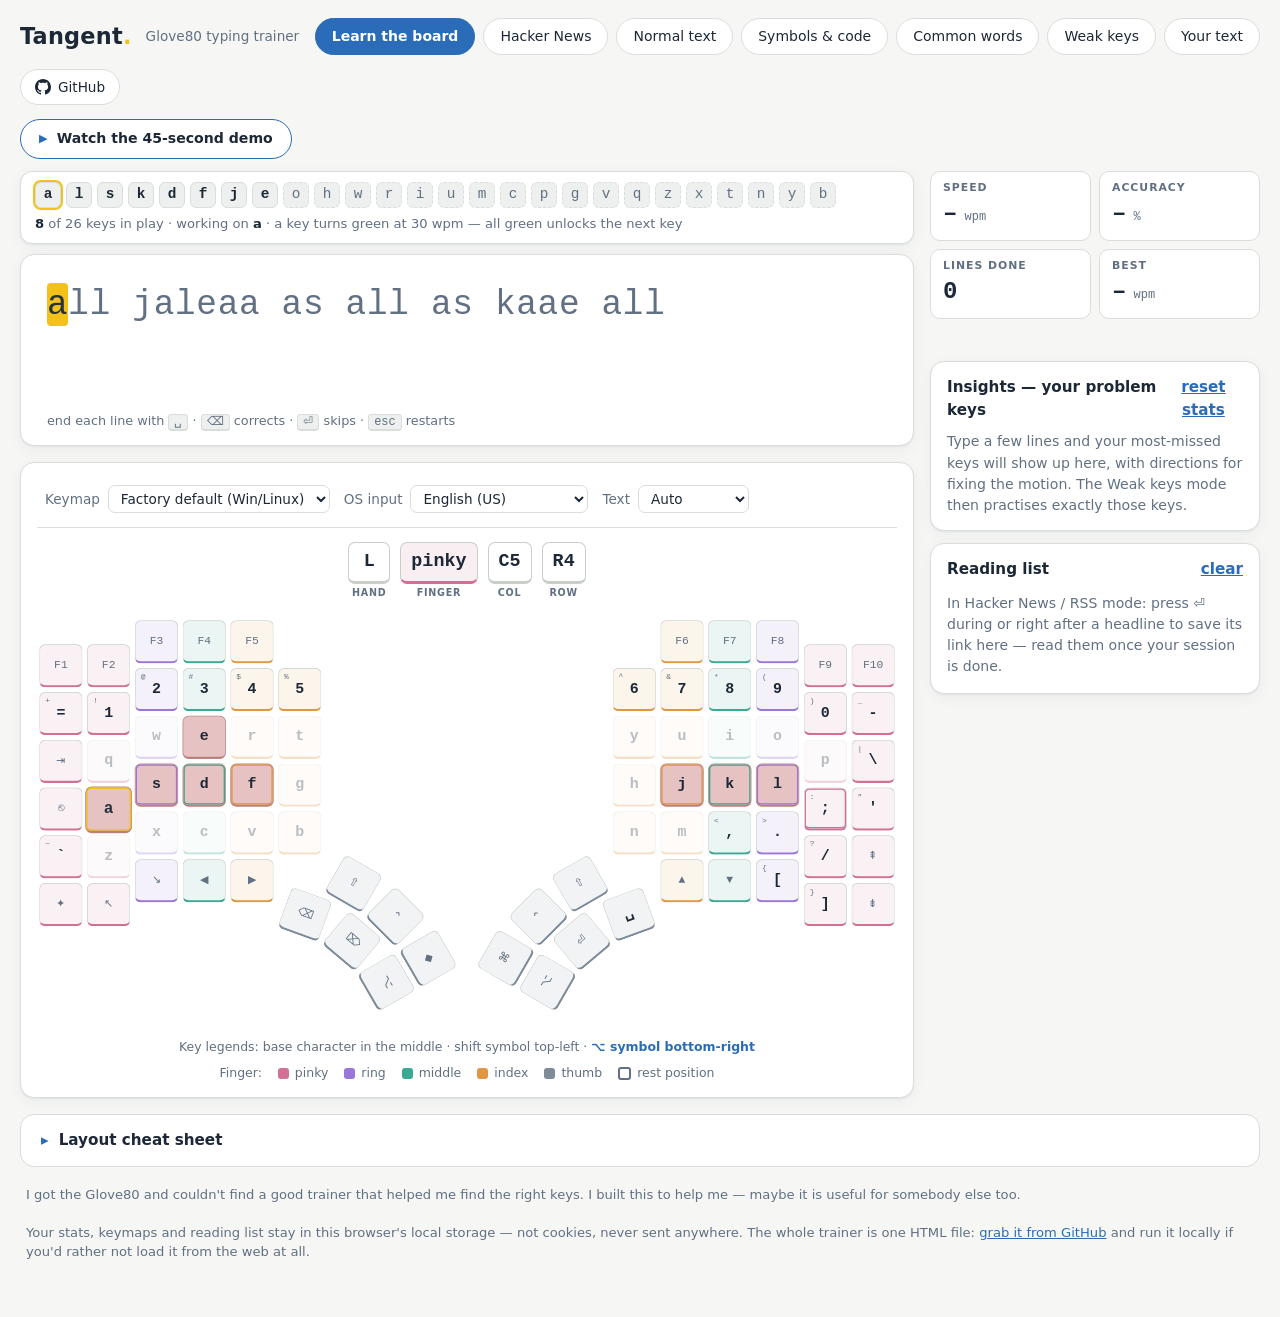
<file: index.html>
<!doctype html>
<!-- Generated from src/ — edit there, then run: node build.mjs -->
<html lang="en">
<meta charset="utf-8">
<title>Tangent · Glove80 typing trainer</title>
<meta name="description" content="Typing trainer for the MoErgo Glove80 split ergonomic keyboard. On-screen board with finger guidance, ZMK keymap and Layout Editor import, international layouts, and drills that target your weak keys.">
<meta name="viewport" content="width=device-width, initial-scale=1">
<link rel="icon" href="data:image/svg+xml,%3Csvg xmlns='http://www.w3.org/2000/svg' viewBox='0 0 100 100'%3E%3Crect width='100' height='100' rx='18' fill='%232B6CB8'/%3E%3Ctext x='50' y='72' font-size='64' font-family='monospace' font-weight='700' text-anchor='middle' fill='%23fff'%3ET%3C/text%3E%3C/svg%3E">
<meta property="og:title" content="Tangent · Glove80 typing trainer">
<meta property="og:description" content="Typing trainer for the MoErgo Glove80 split ergonomic keyboard, with finger guidance, ZMK keymap import, and drills that target your weak keys.">
<meta property="og:type" content="website">
<meta property="og:url" content="https://tangent-trainer.pages.dev/">
<link rel="canonical" href="https://tangent-trainer.pages.dev/">
<meta property="og:image" content="https://tangent-trainer.pages.dev/screenshot.png">
<meta name="twitter:card" content="summary_large_image">
<style>
  :root {
    --bg: #F6F7F5;
    --surface: #FFFFFF;
    --surface-2: #EDF0EE;
    --ink: #1D2836;
    --muted: #617082;
    --line: #D9DEDA;
    --blue: #2B6CB8;
    --blue-ink: #FFFFFF;
    --yellow: #F2C21B;
    --yellow-ink: #26313F;
    --good: #3E8E5A;
    --bad: #C4504F;
    --bad-bg: #F7E3E2;
    --key-bg: #FFFFFF;
    --key-edge: #C8CFC9;
    --shadow: 0 1px 2px rgba(29,40,54,.06), 0 4px 14px rgba(29,40,54,.05);
  }
  @media (prefers-color-scheme: dark) {
    :root {
      --bg: #0F1621;
      --surface: #17202D;
      --surface-2: #1E2937;
      --ink: #E8ECF1;
      --muted: #8C9AAD;
      --line: #2A3646;
      --blue: #5C97D6;
      --blue-ink: #0F1621;
      --yellow: #F2C21B;
      --yellow-ink: #10161F;
      --good: #5FB380;
      --bad: #E07A79;
      --bad-bg: #3A2426;
      --key-bg: #202B3A;
      --key-edge: #34435A;
      --shadow: 0 1px 2px rgba(0,0,0,.3), 0 4px 14px rgba(0,0,0,.25);
    }
  }
  :root[data-theme="light"] {
    --bg: #F6F7F5; --surface: #FFFFFF; --surface-2: #EDF0EE; --ink: #1D2836;
    --muted: #617082; --line: #D9DEDA; --blue: #2B6CB8; --blue-ink: #FFFFFF;
    --yellow: #F2C21B; --yellow-ink: #26313F; --good: #3E8E5A; --bad: #C4504F;
    --bad-bg: #F7E3E2; --key-bg: #FFFFFF; --key-edge: #C8CFC9;
    --shadow: 0 1px 2px rgba(29,40,54,.06), 0 4px 14px rgba(29,40,54,.05);
  }
  :root[data-theme="dark"] {
    --bg: #0F1621; --surface: #17202D; --surface-2: #1E2937; --ink: #E8ECF1;
    --muted: #8C9AAD; --line: #2A3646; --blue: #5C97D6; --blue-ink: #0F1621;
    --yellow: #F2C21B; --yellow-ink: #10161F; --good: #5FB380; --bad: #E07A79;
    --bad-bg: #3A2426; --key-bg: #202B3A; --key-edge: #34435A;
    --shadow: 0 1px 2px rgba(0,0,0,.3), 0 4px 14px rgba(0,0,0,.25);
  }
  /* finger color coding — same hues in both themes */
  :root {
    --f-pinky: #D16F94;
    --f-ring: #9A76D8;
    --f-middle: #3AA893;
    --f-index: #E09742;
    --f-thumb: #7E8B99;
  }
  .f-pinky  { --fc: var(--f-pinky); }
  .f-ring   { --fc: var(--f-ring); }
  .f-middle { --fc: var(--f-middle); }
  .f-index  { --fc: var(--f-index); }
  .f-thumb  { --fc: var(--f-thumb); }

  * { box-sizing: border-box; }
  .card, .board-wrap, .tabs, .stats, .insights .pairkeys {
    -webkit-user-select: none; user-select: none;
  }
  html, body { margin: 0; }
  body {
    background: var(--bg);
    color: var(--ink);
    font-family: "Avenir Next", Avenir, "Helvetica Neue", system-ui, sans-serif;
    line-height: 1.5;
    -webkit-font-smoothing: antialiased;
  }
  .mono { font-family: ui-monospace, "SF Mono", Menlo, Consolas, monospace; }

  .wrap { max-width: 1400px; margin: 0 auto; padding: 18px 20px 48px; }

  header { display: flex; align-items: center; flex-wrap: wrap; gap: 14px; margin-bottom: 14px; }
  h1 { font-size: 1.4rem; font-weight: 600; margin: 0; letter-spacing: .01em; }
  h1 .dot { color: var(--yellow); }
  .sub { color: var(--muted); font-size: .85rem; }

  /* ---- two-column layout ---- */
  .layout {
    display: grid;
    grid-template-columns: minmax(0, 1fr) 330px;
    gap: 16px;
    align-items: start;
  }
  .main-col { min-width: 0; }
  .side-col { display: flex; flex-direction: column; gap: 12px; min-width: 0; }
  @media (max-width: 1200px) {
    .layout { grid-template-columns: 1fr; }
  }

  /* ---- mode tabs ---- */
  .tabs { display: flex; flex-wrap: wrap; gap: 8px; margin: 0 0 0 auto; }
  .gh-btn {
    display: inline-flex; align-items: center; gap: 7px;
    border: 1px solid var(--line);
    background: var(--surface);
    color: var(--ink);
    border-radius: 999px;
    padding: 7px 14px;
    font-size: .85rem;
    text-decoration: none;
    transition: border-color .15s, background .15s;
  }
  .gh-btn:hover { border-color: var(--blue); background: var(--surface-2); }
  .gh-btn svg { width: 16px; height: 16px; fill: currentColor; }
  @media (prefers-reduced-motion: reduce) { .gh-btn { transition: none; } }
  .tab {
    border: 1px solid var(--line);
    background: var(--surface);
    color: var(--ink);
    border-radius: 999px;
    padding: 7px 16px;
    font: inherit;
    font-size: .875rem;
    cursor: pointer;
  }
  .tab:hover { border-color: var(--blue); }
  .tab[aria-selected="true"] {
    background: var(--blue);
    border-color: var(--blue);
    color: var(--blue-ink);
    font-weight: 600;
  }
  .tab:focus-visible, button:focus-visible, summary:focus-visible {
    outline: 2px solid var(--yellow);
    outline-offset: 2px;
  }

  /* ---- typing card ---- */
  .card {
    background: var(--surface);
    border: 1px solid var(--line);
    border-radius: 14px;
    box-shadow: var(--shadow);
    padding: 20px 26px 14px;
    cursor: text;
  }
  .card.unfocused { opacity: .75; }
  .card .prompt-scroll { overflow-x: auto; padding-bottom: 4px; }
  .prompt {
    font-family: ui-monospace, "SF Mono", Menlo, Consolas, monospace;
    font-size: 2.15rem;
    line-height: 1.75;
    letter-spacing: .02em;
    white-space: pre-wrap;
    word-break: break-word;
    min-height: 3.6em;
  }
  .prompt span { border-radius: 4px; padding: 2px 0; }
  .prompt .done { color: var(--good); }
  .prompt .err  { color: var(--bad); background: var(--bad-bg); text-decoration: underline; text-decoration-color: var(--bad); }
  .prompt .cur  { background: var(--yellow); color: var(--yellow-ink); }
  .prompt .pending { color: var(--muted); }
  .prompt .todo { color: var(--muted); }

  .focus-note { color: var(--muted); font-size: .8rem; margin-top: 8px; }
  .focus-note kbd {
    font-family: ui-monospace, "SF Mono", Menlo, monospace;
    font-size: .75rem;
    border: 1px solid var(--line);
    border-bottom-width: 2px;
    border-radius: 4px;
    padding: 0 5px;
    background: var(--surface-2);
  }

  #ghost {
    position: absolute; opacity: 0; pointer-events: none;
    width: 1px; height: 1px; left: -9999px;
  }

  /* ---- stats ---- */
  .stats { display: grid; grid-template-columns: 1fr 1fr; gap: 8px; }
  .stat {
    background: var(--surface);
    border: 1px solid var(--line);
    border-radius: 10px;
    padding: 8px 12px;
  }
  .stat .label {
    font-size: .68rem; text-transform: uppercase; letter-spacing: .09em;
    color: var(--muted); font-weight: 600;
  }
  .stat .value {
    font-family: ui-monospace, "SF Mono", Menlo, monospace;
    font-variant-numeric: tabular-nums;
    font-size: 1.5rem; font-weight: 600;
  }

  /* ---- session sparkline ---- */
  .spark {
    background: var(--surface);
    border: 1px solid var(--line);
    border-radius: 10px;
    padding: 8px 12px 6px;
  }
  .spark .label {
    font-size: .68rem; text-transform: uppercase; letter-spacing: .09em;
    color: var(--muted); font-weight: 600;
  }
  .spark svg { width: 100%; height: auto; display: block; margin-top: 4px; }
  .spark-line { fill: none; stroke: var(--blue); stroke-width: 2; stroke-linejoin: round; stroke-linecap: round; }
  .spark-avg { stroke: var(--line); stroke-width: 1; stroke-dasharray: 4 4; }
  .spark-dot { fill: var(--blue); }
  .spark-hit { fill: transparent; }

  /* ---- insights ---- */
  .insights {
    background: var(--surface);
    border: 1px solid var(--line);
    border-radius: 14px;
    box-shadow: var(--shadow);
    padding: 14px 16px;
  }
  .ins-head {
    display: flex; align-items: baseline; justify-content: space-between;
    font-weight: 600; font-size: .95rem; margin-bottom: 10px;
  }
  .ins-body { display: flex; flex-direction: column; gap: 10px; }
  .ins-empty { color: var(--muted); font-size: .88rem; }
  .ins { display: flex; align-items: flex-start; gap: 10px; }
  .pairkeys { display: flex; align-items: center; gap: 5px; flex-shrink: 0; margin-top: 2px; }
  .pairkeys .k {
    font-family: ui-monospace, "SF Mono", Menlo, monospace;
    width: 30px; height: 30px; border-radius: 7px;
    display: inline-flex; align-items: center; justify-content: center;
    font-size: .95rem; font-weight: 700;
    border: 1px solid var(--key-edge);
  }
  .pairkeys .want { background: var(--yellow); color: var(--yellow-ink); border-color: var(--yellow); }
  .pairkeys .got { background: var(--bad-bg); color: var(--bad); }
  .pairkeys .arr { color: var(--muted); }
  .ins .txt { font-size: .85rem; line-height: 1.45; }
  .ins .txt em {
    font-style: normal; font-weight: 700; color: var(--blue);
    letter-spacing: .02em;
  }
  .rl-body { display: flex; flex-direction: column; gap: 2px; }
  .rl-body .ins-empty { padding: 2px 0; }
  .rl-body a {
    display: block; font-size: .85rem; color: var(--blue);
    text-decoration: none; padding: 3px 0;
    white-space: nowrap; overflow: hidden; text-overflow: ellipsis;
  }
  .rl-body a:hover { text-decoration: underline; }
  .stat .value small { font-size: .75rem; color: var(--muted); font-weight: 400; }

  /* ---- coordinate bar (above the keys) ---- */
  .coordbar {
    display: flex; align-items: center; justify-content: center; gap: 16px;
    min-height: 66px; padding: 0 0 10px;
  }
  .cgroup { display: flex; align-items: flex-start; gap: 10px; }
  .cchip { display: flex; flex-direction: column; align-items: center; gap: 2px; }
  .cchip .cv {
    font-family: ui-monospace, "SF Mono", Menlo, monospace;
    background: var(--key-bg);
    border: 1px solid var(--key-edge);
    border-bottom-width: 3px;
    border-radius: 7px;
    min-width: 42px; height: 42px;
    display: inline-flex; align-items: center; justify-content: center;
    padding: 0 10px;
    font-size: 1.15rem; font-weight: 600;
    font-variant-numeric: tabular-nums;
  }
  .cchip.mod .cv { color: var(--blue); }
  .cchip.f-pinky .cv, .cchip.f-ring .cv, .cchip.f-middle .cv, .cchip.f-index .cv, .cchip.f-thumb .cv {
    border-bottom-color: var(--fc);
    background: color-mix(in srgb, var(--fc) 12%, var(--key-bg));
  }
  .cchip .cl {
    font-size: .6rem; text-transform: uppercase; letter-spacing: .08em;
    color: var(--muted); font-weight: 600;
  }
  .coordbar .note { color: var(--muted); font-size: .8rem; align-self: center; }

  /* ---- custom text panel ---- */
  .custom-panel {
    margin-top: 12px;
    background: var(--surface);
    border: 1px solid var(--line);
    border-radius: 14px;
    box-shadow: var(--shadow);
    padding: 14px 16px;
  }
  .cp-head {
    display: flex; align-items: center; justify-content: space-between;
    gap: 10px; margin-bottom: 10px;
  }
  .cp-title { font-weight: 600; font-size: .95rem; }
  .cp-text {
    width: 100%; min-height: 96px; resize: vertical;
    font-family: ui-monospace, "SF Mono", Menlo, Consolas, monospace;
    font-size: .9rem; line-height: 1.5;
    color: var(--ink); background: var(--surface-2);
    border: 1px solid var(--line); border-radius: 10px;
    padding: 10px 12px;
  }
  .cp-text:focus-visible { outline: 2px solid var(--yellow); outline-offset: 2px; }
  .cp-msg { color: var(--muted); font-size: .8rem; min-height: 1.1em; margin-top: 8px; }
  .cp-msg.ok { color: var(--good); }

  /* ---- headline source panel ---- */
  .feed-row { display: flex; align-items: center; gap: 10px; flex-wrap: wrap; }
  .feed-url {
    flex: 1; min-width: 240px;
    font-family: ui-monospace, "SF Mono", Menlo, Consolas, monospace;
    font-size: .85rem;
    color: var(--ink); background: var(--surface-2);
    border: 1px solid var(--line); border-radius: 8px;
    padding: 7px 10px;
  }
  .feed-url:focus-visible { outline: 2px solid var(--yellow); outline-offset: 2px; }

  /* ---- keyboard board ---- */
  .board-wrap {
    position: relative;
    margin-top: 16px;
    background: var(--surface);
    border: 1px solid var(--line);
    border-radius: 14px;
    box-shadow: var(--shadow);
    padding: 22px 16px 14px;
    overflow-x: auto;
  }
  .board-fit { margin: 8px auto 0; }
  .board { position: relative; transform-origin: top left; }
  .key {
    position: absolute;
    width: 58px; height: 58px;
    background: var(--key-bg);
    border: 1px solid var(--key-edge);
    border-bottom-width: 3px;
    border-radius: 8px;
    font-family: ui-monospace, "SF Mono", Menlo, monospace;
    display: flex; align-items: center; justify-content: center;
    font-size: 1.25rem; font-weight: 600;
    --kt: translate(0, 0);
    transform: var(--kt);
    transition: background .08s, transform .08s;
  }
  @media (prefers-reduced-motion: reduce) { .key { transition: none; } }
  .key .s {
    position: absolute; top: 4px; left: 7px;
    font-size: .66rem; font-weight: 500; color: var(--muted);
  }
  .key .o {
    position: absolute; bottom: 4px; right: 7px;
    font-size: .66rem; font-weight: 600; color: var(--blue);
  }
  .key.mutedkey { color: var(--muted); font-size: .95rem; font-weight: 500; background: var(--surface-2); }
  .key.softkey { border-style: dashed; }
  .key.f-pinky, .key.f-ring, .key.f-middle, .key.f-index, .key.f-thumb {
    border-bottom-color: var(--fc);
    background: color-mix(in srgb, var(--fc) 10%, var(--key-bg));
  }
  /* home position — where the fingers rest */
  .key.home { box-shadow: inset 0 0 0 2px var(--fc); }
  .key.hit {
    background: var(--yellow); color: var(--yellow-ink);
    border-color: var(--yellow);
    transform: var(--kt) translateY(1px) scale(1.08);
    z-index: 1;
  }
  .key.hit .s, .key.hit .o { color: var(--yellow-ink); }
  .key.miss {
    background: var(--bad); border-color: var(--bad); color: #fff;
    transform: var(--kt) translateY(1px);
    z-index: 2;
  }
  .key.miss .s, .key.miss .o { color: rgba(255, 255, 255, .85); }
  .key .dir {
    position: absolute; inset: 0;
    display: flex; flex-direction: column; align-items: center; justify-content: center;
    background: var(--bad); border-radius: 7px; color: #fff;
  }
  .key .dir .darrow { font-size: 1.7rem; font-weight: 700; line-height: 1; }
  .key .dir .dmods { font-size: .7rem; font-weight: 700; line-height: 1.2; letter-spacing: .04em; }
  .key .dir .dmods.solo { font-size: 1.1rem; }
  .bigdir {
    position: absolute; inset: 0;
    display: flex; flex-direction: column; align-items: center; justify-content: center;
    pointer-events: none; z-index: 5;
    opacity: 0; transform: scale(.85);
    transition: opacity .12s, transform .12s;
    color: var(--bad);
    text-shadow: 0 0 6px var(--bg), 0 0 18px var(--bg), 0 2px 24px var(--bg);
  }
  .bigdir.show { opacity: .95; transform: scale(1); }
  @media (prefers-reduced-motion: reduce) { .bigdir { transition: none; transform: none; } }
  .bigdir .ba { font-size: 9rem; font-weight: 700; line-height: 1; }
  .bigdir .bm { font-size: 2.2rem; font-weight: 700; letter-spacing: .05em; }
  .board-note { color: var(--muted); font-size: .78rem; text-align: center; margin: 12px 0 0; }
  .finger-legend {
    display: flex; justify-content: center; align-items: center;
    gap: 16px; flex-wrap: wrap; margin-top: 8px;
  }
  .finger-legend .fl { display: inline-flex; align-items: center; gap: 6px; }
  .finger-legend .fl::before {
    content: ""; width: 11px; height: 11px; border-radius: 3px;
    background: var(--fc); flex-shrink: 0;
  }
  .finger-legend .fl.rest::before {
    background: none; border: 2px solid var(--muted);
    width: 9px; height: 9px;
  }
  .linkbtn {
    font: inherit; color: var(--blue); background: none; border: none;
    padding: 0; cursor: pointer; text-decoration: underline;
  }
  .layoutsel {
    font: inherit; font-size: .85rem;
    color: var(--ink); background: var(--surface);
    border: 1px solid var(--line); border-radius: 7px;
    padding: 4px 8px;
  }
  .board-bar {
    display: flex; align-items: center; flex-wrap: wrap; gap: 14px;
    padding: 0 8px 14px;
    border-bottom: 1px solid var(--line);
    margin-bottom: 14px;
    font-size: .85rem; color: var(--muted);
  }
  .bb-item { display: inline-flex; align-items: center; gap: 8px; }
  .board-bar .linkbtn { margin-left: auto; }
  #filePick { font-size: .78rem; color: var(--muted); max-width: 230px; }
  #importMsg { margin-left: auto; font-size: .78rem; }
  .btn {
    font: inherit; font-size: .85rem; font-weight: 600;
    color: var(--blue); background: var(--surface);
    border: 1px solid var(--blue); border-radius: 8px;
    padding: 5px 14px; cursor: pointer;
  }
  .btn:hover { background: var(--blue); color: var(--blue-ink); }
  .board-note .optnote { color: var(--blue); font-weight: 600; }

  /* ---- results flash ---- */
  .result {
    font-size: .85rem; color: var(--muted); min-height: 1.3em; padding: 0 2px;
  }
  .result strong { color: var(--ink); }
  .result .pb { color: var(--good); font-weight: 600; }

  /* ---- cheatsheet ---- */
  details {
    margin-top: 16px;
    border: 1px solid var(--line);
    border-radius: 14px;
    background: var(--surface);
  }
  summary {
    cursor: pointer; padding: 14px 20px; font-weight: 600; font-size: .95rem;
    list-style: none; display: flex; align-items: center; gap: 10px;
  }
  summary::-webkit-details-marker { display: none; }
  summary::before { content: "▸"; color: var(--blue); transition: transform .15s; }
  details[open] summary::before { transform: rotate(90deg); }
  @media (prefers-reduced-motion: reduce) {
    summary::before { transition: none; }
  }
  .sheet { padding: 4px 20px 22px; }
  .sheet h3 {
    font-size: .72rem; text-transform: uppercase; letter-spacing: .09em;
    color: var(--muted); margin: 18px 0 10px;
  }
  .sheet-grid {
    display: grid;
    grid-template-columns: repeat(auto-fill, minmax(150px, 1fr));
    gap: 8px;
  }
  .chip {
    display: flex; align-items: center; gap: 10px;
    background: var(--surface-2);
    border: 1px solid var(--line);
    border-radius: 9px;
    padding: 7px 10px;
  }
  .chip .ch {
    font-family: ui-monospace, "SF Mono", Menlo, monospace;
    font-size: 1.1rem; font-weight: 700;
    width: 30px; height: 30px; flex-shrink: 0;
    display: inline-flex; align-items: center; justify-content: center;
    background: var(--surface); border: 1px solid var(--line); border-radius: 6px;
  }
  .chip .how {
    font-family: ui-monospace, "SF Mono", Menlo, monospace;
    font-size: .82rem; color: var(--muted);
  }
  .chip .how b { color: var(--blue); font-weight: 600; }
  .sheet p.tip { color: var(--muted); font-size: .82rem; margin: 10px 0 0; }
  .mobile-note {
    display: none;
    background: var(--surface-2);
    border: 1px solid var(--line);
    border-radius: 9px;
    color: var(--muted);
    font-size: .88rem;
    padding: 10px 14px;
    margin: 0 0 14px;
  }
  @media (pointer: coarse) {
    .mobile-note { display: block; }
    /* on a touch screen the trainer itself is the thing you can't use, so the
       demo is the call to action — not whichever drill mode happens to be on.
       `details.demo` outweighs the base `.demo summary` rule further down. */
    details.demo summary { background: var(--blue); color: var(--blue-ink); }
    details.demo summary::before { color: var(--blue-ink); }
    .tab[aria-selected="true"] {
      background: var(--surface); color: var(--ink); border-color: var(--line);
    }
  }
  .about-note {
    color: var(--muted);
    font-size: .82rem;
    margin: 18px 6px 8px;
  }
  .about-note a { color: var(--blue); }
  /* a button, not the boxed panel `details` gets by default */
  .demo { margin: 0 0 12px; border: none; background: none; }
  .demo summary {
    display: inline-flex; align-items: center; gap: 9px;
    border: 1px solid var(--blue);
    background: var(--surface);
    color: var(--ink);
    border-radius: 999px;
    padding: 8px 18px;
    font-size: .88rem; font-weight: 600;
    cursor: pointer; list-style: none;
    transition: background .15s, color .15s;
  }
  .demo summary:hover { background: var(--blue); color: var(--blue-ink); }
  .demo summary::-webkit-details-marker { display: none; }
  .demo summary::before { content: "▶"; color: var(--blue); font-size: .8em; }
  .demo summary:hover::before { color: var(--blue-ink); }
  .demo[open] summary::before { content: "✕"; font-size: .9em; }
  @media (prefers-reduced-motion: reduce) { .demo summary { transition: none; } }
  .demo video {
    display: block; width: 100%; max-width: 900px;
    margin: 10px 0 0; border: 1px solid var(--line); border-radius: 10px;
  }

  /* ---- learn mode: course strip + per-key mastery ---- */
  .course-strip {
    background: var(--surface);
    border: 1px solid var(--line);
    border-radius: 12px;
    padding: 10px 14px;
    margin: 0 0 10px;
    box-shadow: var(--shadow);
  }
  .cs-keys { display: flex; flex-wrap: wrap; gap: 5px; margin-bottom: 6px; }
  .kchip {
    display: inline-flex; align-items: center; justify-content: center;
    min-width: 26px; height: 26px; padding: 0 4px;
    border-radius: 6px;
    border: 1px solid color-mix(in srgb, var(--mastc, var(--line)) 55%, var(--line));
    background: color-mix(in srgb, var(--mastc, var(--line)) 26%, var(--surface));
    font-family: ui-monospace, "SF Mono", Menlo, Consolas, monospace;
    font-size: .9rem; font-weight: 600;
  }
  .kchip.locked {
    background: var(--surface-2); border-style: dashed; color: var(--muted);
    font-weight: 400;
  }
  .kchip.fresh { background: var(--surface-2); }
  .kchip.focus { box-shadow: 0 0 0 2px var(--yellow); }
  .cs-status { color: var(--muted); font-size: .82rem; }
  .cs-status b { color: var(--ink); }
  .board.course .key.mastkey {
    background: color-mix(in srgb, var(--mastc) 30%, var(--key-bg));
    border-color: color-mix(in srgb, var(--mastc) 50%, var(--key-edge));
  }
  .board.course .key.lockedkey { opacity: .3; }
  .board.course .key.focuskey { box-shadow: inset 0 0 0 2px var(--yellow); }

</style>

<body>
<div class="wrap">
  <header>
    <h1>Tangent<span class="dot">.</span></h1>
    <span class="sub">Glove80 typing trainer</span>
    <div class="tabs" role="tablist" id="tabs"></div>
    <a class="gh-btn" href="https://github.com/mkirsten/glove80-typing-trainer" target="_blank" rel="noopener" title="Source on GitHub — a single HTML file">
      <svg viewBox="0 0 16 16" aria-hidden="true"><path d="M8 0C3.58 0 0 3.58 0 8c0 3.54 2.29 6.53 5.47 7.59.4.07.55-.17.55-.38 0-.19-.01-.82-.01-1.49-2.01.37-2.53-.49-2.69-.94-.09-.23-.48-.94-.82-1.13-.28-.15-.68-.52-.01-.53.63-.01 1.08.58 1.23.82.72 1.21 1.87.87 2.33.66.07-.52.28-.87.51-1.07-1.78-.2-3.64-.89-3.64-3.95 0-.87.31-1.59.82-2.15-.08-.2-.36-1.02.08-2.12 0 0 .67-.21 2.2.82.64-.18 1.32-.27 2-.27s1.36.09 2 .27c1.53-1.04 2.2-.82 2.2-.82.44 1.1.16 1.92.08 2.12.51.56.82 1.27.82 2.15 0 3.07-1.87 3.75-3.65 3.95.29.25.54.73.54 1.48 0 1.07-.01 1.93-.01 2.2 0 .21.15.46.55.38A8.01 8.01 0 0 0 16 8c0-4.42-3.58-8-8-8z"/></svg>
      GitHub
    </a>
  </header>

  <p class="mobile-note">Tangent teaches finger placement on a physical keyboard — it works best on a laptop or desktop. The demo below shows what it does.</p>

  <details class="demo" id="demo">
    <summary>Watch the 45-second demo</summary>
    <video id="demoVideo" controls preload="none" playsinline poster="screenshot.png">
      <source src="tangent-demo.mp4" type="video/mp4">
    </video>
  </details>

  <div class="layout">
  <div class="main-col">
  <div class="course-strip" id="coursePanel" hidden>
    <div class="cs-keys" id="courseKeys"></div>
    <div class="cs-status" id="courseStatus"></div>
  </div>
  <div class="card" id="card">
    <div class="prompt-scroll"><div class="prompt mono" id="prompt" aria-live="off"></div></div>
    <div class="focus-note" id="focusNote">Click here and start typing · end each line with <kbd>␣</kbd> · <kbd>⌫</kbd> corrects · <kbd>esc</kbd> restarts</div>
  </div>
  <input id="ghost" autocomplete="off" autocapitalize="off" autocorrect="off" spellcheck="false" aria-label="Typing input">

  <div class="custom-panel" id="feedPanel" hidden>
    <div class="cp-head">
      <span class="cp-title">Headline source</span>
    </div>
    <div class="feed-row">
      <select id="feedSel" class="layoutsel">
        <option value="hn">Hacker News</option>
        <option value="rss">RSS feed…</option>
      </select>
      <input id="feedUrl" class="feed-url" type="url" placeholder="https://example.com/feed.xml" spellcheck="false" hidden>
      <button class="btn" id="feedLoad" hidden>Load</button>
    </div>
    <div class="cp-msg" id="feedMsg"></div>
  </div>

  <div class="custom-panel" id="customPanel" hidden>
    <div class="cp-head">
      <span class="cp-title">Your text</span>
      <button class="btn" id="copyPromptBtn">Copy LLM prompt</button>
    </div>
    <textarea id="customText" class="cp-text mono" placeholder="Paste text here — one line per drill.&#10;&#10;Tip: click “Copy LLM prompt”, paste it into ChatGPT / Claude / any LLM, then paste the reply back here."></textarea>
    <div class="cp-msg" id="customMsg"></div>
  </div>

  <div class="board-wrap">
    <div class="board-bar">
      <label class="bb-item">Keymap
        <select id="keymapSel" class="layoutsel" title="Standard Glove80 layouts, or import a MoErgo Layout Editor JSON export / ZMK .keymap file"></select>
      </label>
      <label class="bb-item">OS input
        <select id="layoutSel" class="layoutsel" title="The input source your OS is set to — it turns key codes into characters. Detected automatically from imported Layout Editor files."></select>
      </label>
      <label class="bb-item">Text
        <select id="textSel" class="layoutsel" title="Language of the generated practice lines"></select>
      </label>
      <input type="file" id="filePick" accept=".json,.keymap,.txt,.dtsi" hidden>
      <span class="bb-item" id="importMsg"></span>
    </div>
    <div class="coordbar">
      <span class="cgroup" id="coordText"></span>
    </div>
    <div class="board-fit" id="boardFit"><div class="board" id="board"></div></div>
    <p class="board-note" id="boardNote">Key legends: base character in the middle · shift symbol top-left · <span class="optnote">⌥ symbol bottom-right</span></p>
    <p class="board-note finger-legend" aria-hidden="true">Finger:
      <span class="fl f-pinky">pinky</span>
      <span class="fl f-ring">ring</span>
      <span class="fl f-middle">middle</span>
      <span class="fl f-index">index</span>
      <span class="fl f-thumb">thumb</span>
      <span class="fl rest">rest position</span>
    </p>
    <div class="bigdir" id="bigDir" aria-hidden="true"></div>
  </div>
  </div>

  <aside class="side-col">
    <div class="stats">
      <div class="stat"><div class="label">Speed</div><div class="value" id="wpm">–<small> wpm</small></div></div>
      <div class="stat"><div class="label">Accuracy</div><div class="value" id="acc">–<small> %</small></div></div>
      <div class="stat"><div class="label">Lines done</div><div class="value" id="lines">0</div></div>
      <div class="stat"><div class="label">Best</div><div class="value" id="best">–<small> wpm</small></div></div>
    </div>

    <div class="spark" id="sparkWrap" hidden>
      <div class="label">Speed per line — this session</div>
      <svg id="sparkSvg" viewBox="0 0 260 44" role="img" aria-label="Speed per line this session"></svg>
    </div>

    <div class="result" id="result"></div>

    <div class="insights">
      <div class="ins-head">Insights — your problem keys
        <button class="linkbtn" id="insReset">reset stats</button>
      </div>
      <div class="ins-body" id="insBody"></div>
    </div>

    <div class="insights">
      <div class="ins-head">Reading list
        <button class="linkbtn" id="rlClear">clear</button>
      </div>
      <div class="rl-body" id="rlBody"></div>
    </div>
  </aside>
  </div>

  <details id="sheet">
    <summary>Layout cheat sheet</summary>
    <div class="sheet" id="sheetBody"></div>
  </details>

  <p class="about-note">I got the Glove80 and couldn't find a good trainer that helped me find the right keys. I built this to help me — maybe it is useful for somebody else too.</p>
  <p class="about-note">Your stats, keymaps and reading list stay in this browser's local storage — not cookies, never sent anywhere. The whole trainer is one HTML file: <a href="https://github.com/mkirsten/glove80-typing-trainer">grab it from GitHub</a> and run it locally if you'd rather not load it from the web at all.</p>
</div>

<script>
"use strict";

// localStorage throws when the browser blocks site data (e.g. "block all
// cookies") — fall back to an in-memory map so the app still runs
const store = (() => {
  try {
    localStorage.setItem("tangent-probe", "1");
    localStorage.removeItem("tangent-probe");
    return localStorage;
  } catch (e) {
    const m = new Map();
    return {
      getItem: k => (m.has(k) ? m.get(k) : null),
      setItem: (k, v) => m.set(k, String(v)),
      removeItem: k => m.delete(k)
    };
  }
})();

/* ---------------- drill content ---------------- */

const AAO_WORDS = [
  "på","så","går","år","från","då","håll","språk","måste","början",
  "här","där","när","väl","själv","kärlek","vänner","längre","ändå","hälsa",
  "över","höst","möte","större","fönster","grönsaker","kök","sjö","björk","mörk",
  "förstå","berätta","människa","kanske","väldigt","område","förändring","trädgård",
  "månad","fråga","svår","sång","kläder","fika","lagom","midsommar","jordgubbar",
  "smörgås","räksmörgås","köpa","söka","höra","låta","stänga","öppna","tänka","må"
];

const COMMON_WORDS = [
  "och","att","det","som","en","jag","har","vi","med","för","inte","den",
  "till","av","om","ett","men","de","var","sig","kan","man","hade","skulle",
  "kommer","mycket","också","bara","eller","vad","alla","sedan","kunde","något",
  "mellan","utan","genom","arbete","tiden","dag","nu","ska","hur","vill","bra",
  "hem","se","gör","får","vet","nya","stora","under","efter","andra","första"
];

const SYMBOL_LINES = [
  "const arr = [1, 2, 3];",
  "if (a !== b) { return null; }",
  "markus@molnify.com",
  "echo $PATH | grep \"bin\"",
  "npm install --save-dev @types/node",
  "cd ~/dotfiles && git push",
  "SELECT * FROM users WHERE id = 42;",
  "price: 40 € ($45) + 25% moms",
  "map[key] = { value: 100 };",
  "a < b && b > c || !d",
  "path\\to\\file # windows :(",
  "curl -s https://api.se/v1?q=hej",
  "let x = `sum: ${a + b}`;",
  "grep -rn \"TODO\" src/ | wc -l",
  "chmod 755 ./deploy.sh && ./run",
  "{ \"name\": \"glove80\", \"keys\": 80 }"
];

const STOIC_QUOTES = [
  "Du har makt över ditt sinne, inte över yttre händelser.",
  "Vi lider oftare i fantasin än i verkligheten.",
  "Ingen människa är fri som inte är herre över sig själv.",
  "Livet är långt, om du vet hur du ska använda det.",
  "Den bästa hämnden är att inte likna den som gjorde dig illa.",
  "Börja genast leva, och räkna varje dag som ett liv i sig.",
  "Svårigheter visar vad människor går för.",
  "Allt vi hör är en åsikt, inte ett faktum.",
  "Rikedom består inte i att äga mycket, utan i att behöva lite.",
  "Tänk inte på vad du saknar, utan på vad du har.",
  "Ödet leder den villige, men släpar den ovillige.",
  "Var och en förlorar bara det liv han lever nu.",
  "Om det inte är rätt, gör det inte; är det inte sant, säg det inte.",
  "Det är inte det som händer dig som avgör, utan hur du svarar.",
  "Hur länge tänker du vänta innan du kräver det bästa av dig själv?",
  "En ädelsten poleras inte utan friktion, en människa inte utan prövningar.",
  "Det som står i vägen blir vägen.",
  "Ingen vind är gynnsam för den som inte vet vilken hamn han söker.",
  "Säg först till dig själv vad du vill vara; gör sedan vad du måste.",
  "Lycka och frihet börjar med att förstå vad som ligger i din makt.",
  "Själen färgas av tankarnas färg.",
  "Det mesta av det vi säger och gör är inte nödvändigt.",
  "Gräv inom dig; där finns källan till allt gott.",
  "Vill du bli rik, minska dina begär.",
  "Det är inte tingen som plågar oss, utan våra åsikter om dem.",
  "Gör varje handling som om den vore din sista.",
  "Tiden är en flod av händelser, och strömmen är strid.",
  "Uthärda och försaka.",
  "Ingen blir vis av en slump.",
  "Den som fruktar döden gör inget som är värdigt en levande människa."
];

const SENTENCES = [
  "Flygande bäckasiner söka hwila på mjuka tuvor.",
  "Yxskaftbud, ge vår WC-zonmö IQ-hjälp.",
  "Öva långsamt och noggrant, så kommer farten av sig själv.",
  "Fikat står på bordet: kaffe, bullar och en räksmörgås."
];

const EN_COMMON = [
  "the","and","that","have","for","not","with","you","this","but","his","from",
  "they","say","her","she","will","one","all","would","there","their","what",
  "out","about","who","get","which","when","make","can","like","time","just",
  "him","know","take","people","into","year","your","good","some","could",
  "them","see","other","than","then","now","look","only","come","its","over",
  "think","also","back","after","use","two","how","our","work","first","well"
];

const EN_QUOTES = [
  "You have power over your mind, not outside events.",
  "We suffer more often in imagination than in reality.",
  "What stands in the way becomes the way.",
  "Waste no more time arguing about what a good man should be. Be one.",
  "How long are you going to wait before you demand the best for yourself?",
  "No man is free who is not master of himself.",
  "Wealth consists not in having great possessions, but in having few wants.",
  "It is not things that disturb us, but our opinions about them.",
  "Begin at once to live, and count each separate day as a separate life.",
  "Difficulties show what men are.",
  "Everything we hear is an opinion, not a fact.",
  "The best revenge is to be unlike him who performed the injury.",
  "If it is not right, do not do it; if it is not true, do not say it.",
  "Life is long if you know how to use it.",
  "The soul becomes dyed with the color of its thoughts.",
  "Dig within; there lies the well-spring of good.",
  "Do every act of your life as though it were your last.",
  "Time is a river of passing events, and strong is its current.",
  "No man was ever wise by chance.",
  "Luck is what happens when preparation meets opportunity."
];

const EN_SENTENCES = [
  "The quick brown fox jumps over the lazy dog.",
  "Pack my box with five dozen liquor jugs.",
  "Sphinx of black quartz, judge my vow.",
  "Practice slowly and accurately; speed will follow."
];

const DE_UMLAUT_WORDS = [
  "über","schön","müssen","hören","können","ändern","fühlen","glück","tür",
  "grün","früh","spät","müde","dünn","süß","heiß","weiß","straße","fußball",
  "nördlich","östlich","königin","männer","mädchen","gefährlich","erzählen",
  "ungefähr","größe","natürlich","tatsächlich","französisch","verrückt"
];

const DE_COMMON = [
  "der","die","das","und","ist","ich","nicht","sie","es","ein","auch","auf",
  "mit","sich","wir","aber","haben","werden","kann","nach","wenn","oder",
  "noch","wie","für","aus","bei","nur","dann","schon","mehr","sehr","zeit",
  "gut","jahr","zwei","mensch","leben","arbeit","zwischen","während"
];

const DE_QUOTES = [
  "Wir leiden öfter in der Vorstellung als in der Wirklichkeit.",
  "Was im Weg steht, wird zum Weg.",
  "Niemand ist frei, der nicht Herr über sich selbst ist.",
  "Es sind nicht die Dinge, die uns beunruhigen, sondern unsere Meinungen über sie.",
  "Das Leben ist lang, wenn du es zu nutzen weißt.",
  "Beginne sofort zu leben, und zähle jeden Tag als ein eigenes Leben.",
  "Schwierigkeiten zeigen, was Menschen sind.",
  "Alles, was wir hören, ist eine Meinung, keine Tatsache.",
  "Die Seele nimmt die Farbe ihrer Gedanken an.",
  "Grabe in dir; dort liegt die Quelle des Guten.",
  "Niemand wurde je durch Zufall weise.",
  "Wenn es nicht richtig ist, tu es nicht; wenn es nicht wahr ist, sag es nicht."
];

const DE_SENTENCES = [
  "Franz jagt im komplett verwahrlosten Taxi quer durch Bayern.",
  "Zwölf Boxkämpfer jagen Viktor quer über den großen Sylter Deich.",
  "Übe langsam und genau, die Geschwindigkeit kommt von selbst."
];

const NO_LETTER_WORDS = [
  "blåbær","kjærlighet","særlig","være","først","høst","måned","språk","sjø",
  "grønn","kjøre","dør","fødselsdag","ærlig","søndag","lørdag","råd","kjøkken",
  "brød","smør","øl","så","på","år","gå","stå","få","nå","øy","mørk"
];
const NO_COMMON = [
  "og","jeg","det","er","du","ikke","som","på","de","med","han","av","vi",
  "til","seg","men","et","har","om","så","kan","der","hva","skal","ut",
  "være","kom","noen","hele","hvor","etter","bare","også","mye","godt"
];
const NO_QUOTES = [
  "Vi lider oftere i fantasien enn i virkeligheten.",
  "Det som står i veien, blir veien.",
  "Ingen er fri som ikke er herre over seg selv.",
  "Livet er langt om du vet å bruke det.",
  "Vanskeligheter viser hva folk er laget av.",
  "Alt vi hører er en mening, ikke et faktum.",
  "Sjelen farges av tankene dine.",
  "Begynn å leve nå, og regn hver dag som et helt liv."
];
const NO_SENTENCES = [
  "Høvdingens kjære squaw får litt pizza i Mexico by.",
  "Øv langsomt og nøyaktig, så kommer farten av seg selv."
];

const DA_LETTER_WORDS = [
  "æble","måske","kærlighed","brød","smør","øl","gå","år","blå","grøn",
  "køkken","dør","fødselsdag","søndag","lørdag","råd","høst","sprog","ærlig",
  "først","kød","sø","må","så","nå","stå","få","københavn","øje","mørk"
];
const DA_COMMON = [
  "og","jeg","det","er","du","ikke","at","en","den","til","af","han","vi",
  "med","om","så","kan","der","hvad","skal","ud","være","kom","hele","hvor",
  "men","har","sig","efter","bare","også","meget","godt","nu"
];
const DA_QUOTES = [
  "Vi lider oftere i fantasien end i virkeligheden.",
  "Det, der står i vejen, bliver vejen.",
  "Ingen er fri, som ikke er herre over sig selv.",
  "Livet er langt, hvis du ved, hvordan du bruger det.",
  "Vanskeligheder viser, hvad mennesker er gjort af.",
  "Alt, hvad vi hører, er en mening, ikke en kendsgerning.",
  "Sjælen farves af dine tanker.",
  "Begynd at leve nu, og regn hver dag for et helt liv."
];
const DA_SENTENCES = [
  "Quizdeltagerne spiste jordbær med fløde, mens cirkusklovnen Walther spillede på xylofon.",
  "Øv langsomt og præcist, så kommer farten af sig selv."
];

const FR_LETTER_WORDS = [
  "école","élève","mère","père","frère","très","après","déjà","voilà","ça",
  "garçon","français","légère","répéter","préférer","créé","idée","année",
  "journée","cinéma","café","thé","où","été","général","préciser","vérité"
];
const FR_COMMON = [
  "le","la","les","de","un","une","et","est","en","que","il","elle","nous",
  "vous","dans","pour","sur","avec","pas","ne","je","tu","son","ses","mais",
  "ou","si","tout","bien","plus","comme","faire","dire","voir","temps"
];
const FR_QUOTES = [
  "Nous souffrons plus souvent en imagination qu'en réalité.",
  "Ce qui barre la route fait faire du chemin.",
  "Nul n'est libre s'il n'est pas maître de soi.",
  "La vie est longue si l'on sait en user.",
  "Les difficultés montrent ce que valent les hommes.",
  "Tout ce que nous entendons est une opinion, non un fait.",
  "L'âme se teinte de la couleur de ses pensées.",
  "Commence à vivre dès maintenant."
];
const FR_SENTENCES = [
  "Portez ce vieux whisky au juge blond qui fume.",
  "Entraîne-toi lentement, la vitesse viendra."
];

const ES_LETTER_WORDS = [
  "año","niño","señor","mañana","español","pequeño","montaña","sueño",
  "enseñar","compañero","corazón","canción","razón","según","también",
  "después","así","aquí","más","café","teléfono","médico","rápido","fácil",
  "difícil","música","página","número"
];
const ES_COMMON = [
  "el","la","los","las","de","un","una","y","es","en","que","no","se","por",
  "con","para","su","al","lo","como","más","pero","sus","le","ya","este",
  "porque","muy","sin","sobre","también","hasta","donde","desde"
];
const ES_QUOTES = [
  "Sufrimos más en la imaginación que en la realidad.",
  "Lo que estorba el camino se convierte en el camino.",
  "Nadie es libre si no es dueño de sí mismo.",
  "La vida es larga si sabes usarla.",
  "Las dificultades muestran lo que son los hombres.",
  "Todo lo que oímos es una opinión, no un hecho.",
  "El alma se tiñe del color de sus pensamientos.",
  "Empieza a vivir ahora mismo."
];
const ES_SENTENCES = [
  "El veloz murciélago hindú comía feliz cardillo y kiwi.",
  "Practica despacio y con precisión; la velocidad llega sola."
];

const PACKS = {
  sv: { lettersLabel: "åäö focus", lettersWords: AAO_WORDS, commonWords: COMMON_WORDS, quotes: STOIC_QUOTES, sentences: SENTENCES },
  en: { lettersLabel: "Common words", lettersWords: EN_COMMON, commonWords: EN_COMMON, quotes: EN_QUOTES, sentences: EN_SENTENCES },
  de: { lettersLabel: "üöäß focus", lettersWords: DE_UMLAUT_WORDS, commonWords: DE_COMMON, quotes: DE_QUOTES, sentences: DE_SENTENCES },
  no: { lettersLabel: "æøå focus", lettersWords: NO_LETTER_WORDS, commonWords: NO_COMMON, quotes: NO_QUOTES, sentences: NO_SENTENCES },
  da: { lettersLabel: "æøå focus", lettersWords: DA_LETTER_WORDS, commonWords: DA_COMMON, quotes: DA_QUOTES, sentences: DA_SENTENCES },
  fr: { lettersLabel: "Accents focus", lettersWords: FR_LETTER_WORDS, commonWords: FR_COMMON, quotes: FR_QUOTES, sentences: FR_SENTENCES },
  es: { lettersLabel: "ñ & accents", lettersWords: ES_LETTER_WORDS, commonWords: ES_COMMON, quotes: ES_QUOTES, sentences: ES_SENTENCES }
};

const LANG_NAMES = {
  sv: "Swedish", en: "English", de: "German", no: "Norwegian",
  da: "Danish", fr: "French", es: "Spanish"
};

// language of the generated lines: explicit choice, or follow the OS input source
let textLang = store.getItem("tangent-textlang") || "auto";
function effLang() {
  return (textLang !== "auto" && PACKS[textLang]) ? textLang : LAYOUTS[osLayout].lang;
}
function pack() { return PACKS[effLang()]; }

/* ---------------- international-keys mode ----------------
   The drill targets the layout's dedicated non-ASCII letter keys
   (åäö on Swedish, üöäß on German, éèçàù on French, …), read straight
   off the keys of the active board rather than hardcoded per language. */

function layoutIntlChars() {
  const out = [];
  const seen = new Set();
  keyGlyphs.forEach(g => {
    if (!g || seen.has(g.b)) return;
    seen.add(g.b);
    if (/^[à-öø-ÿß]$/.test(g.b)) out.push(g.b); // non-ASCII Latin-1 letters (not º ª ÷)
  });
  return out;
}

function intlLabel() {
  const chars = layoutIntlChars()
    .sort((a, b) => a.localeCompare(b, LAYOUTS[osLayout].lang));
  return chars.length ? chars.join("") + " focus" : pack().lettersLabel;
}

function genIntl() {
  const chars = layoutIntlChars();
  const p = pack();
  if (!chars.length) return pickWords(p.lettersWords, 7);
  const pool = [...new Set([
    ...p.lettersWords, ...p.commonWords,
    ...p.quotes.flatMap(s => s.toLowerCase().split(/[^\p{L}]+/u)),
    ...p.sentences.flatMap(s => s.toLowerCase().split(/[^\p{L}]+/u))
  ])].filter(w => w.length > 1 && chars.some(c => w.includes(c)));
  return pool.length ? pickWords(pool, 7) : pickWords(p.lettersWords, 7);
}

const MODES = [
  { id: "course",  label: () => "Learn the board",    gen: () => genCourse() },
  { id: "hn",      label: () => feedCfg.type === "rss" ? "RSS feed" : "Hacker News", gen: () => genHN() },
  { id: "text",    label: () => "Normal text",       gen: () => genText() },
  { id: "symbols", label: () => "Symbols & code",    gen: () => deal(SYMBOL_LINES) },
  { id: "letters", label: () => intlLabel(),         gen: () => genIntl() },
  { id: "focus",   label: () => "Weak keys",         gen: () => genFocus() },
  { id: "custom",  label: () => "Your text",          gen: () => genCustom() }
];

// mostly stoic wisdom, with pangrams and plain common-word lines sprinkled in
function genText() {
  const r = Math.random();
  if (r < 0.7) return deal(pack().quotes);
  if (r < 0.85) return deal(pack().sentences);
  return pickWords(pack().commonWords, 9);
}

function pick(list) { return list[Math.floor(Math.random() * list.length)]; }

// deal from a shuffled bag per list, so every entry comes up once before any repeats
const dealState = new WeakMap();
function deal(list) {
  let st = dealState.get(list);
  if (!st) { st = { bag: [], last: null }; dealState.set(list, st); }
  if (!st.bag.length) {
    st.bag = list.slice();
    for (let i = st.bag.length - 1; i > 0; i--) {
      const j = Math.floor(Math.random() * (i + 1));
      [st.bag[i], st.bag[j]] = [st.bag[j], st.bag[i]];
    }
    // the seam between two bags is the one place an entry could still repeat
    if (st.bag.length > 1 && st.bag[0] === st.last) {
      const j = 1 + Math.floor(Math.random() * (st.bag.length - 1));
      [st.bag[0], st.bag[j]] = [st.bag[j], st.bag[0]];
    }
  }
  st.last = st.bag.shift();
  return st.last;
}
function pickWords(pool, n) {
  const out = [];
  let guard = n * 20; // bail out if the pool is too small to avoid repeats
  while (out.length < n && guard-- > 0) {
    const w = pick(pool);
    if (out[out.length - 1] !== w) out.push(w);
  }
  return out.join(" ");
}

/* ---------------- headlines mode (Hacker News or any RSS/Atom feed) ---------------- */

let feedCfg = { type: "hn", url: "" };
try { feedCfg = Object.assign(feedCfg, JSON.parse(store.getItem("tangent-feed")) || {}); } catch (e) { /* fresh */ }

let hnQueue = [];
let hnLoading = false;
let hnError = false;
let feedGen = 0; // bumped on source change to void in-flight fetches
let currentStory = null;
let prevStory = null;
let readList = [];
try { readList = JSON.parse(store.getItem("tangent-readlist")) || []; } catch (e) { /* fresh */ }

// fold typography no keyboard has (curly quotes, long dashes) onto real keys
function foldTypography(t) {
  return t
    .replace(/[‘’]/g, "'")
    .replace(/[“”]/g, '"')
    .replace(/[–—]/g, "-")
    .replace(/×/g, "x")
    .replace(/…/g, "...")
    .replace(/\u00A0/g, " ");
}

function sanitizeHeadline(t) {
  return foldTypography(t)
    .replace(/[^\x20-\x7EåäöÅÄÖæÆøØüÜßéÉèÈêÊëËçÇàÀâÂùÙûÛîÎïÏôÔñÑíÍóÓúÚ¿¡]/g, "")
    .replace(/\s+/g, " ")
    .trim();
}

// parse an RSS 2.0 or Atom document into {title, url} stories
function parseFeedText(text) {
  const doc = new DOMParser().parseFromString(text, "text/xml");
  if (doc.querySelector("parsererror")) throw new Error("not valid XML");
  return [...doc.querySelectorAll("item, entry")].map(it => {
    const linkEl = it.querySelector("link");
    const url = linkEl ? (linkEl.getAttribute("href") || linkEl.textContent || "").trim() : "";
    const titleEl = it.querySelector("title");
    return { title: sanitizeHeadline(titleEl ? titleEl.textContent : ""), url };
  }).filter(s => s.title.length >= 8 && s.title.length <= 100);
}

// direct fetch first (works for feeds that send CORS headers),
// then rss2json.com, a CORS-enabled feed-to-JSON service, for the rest
function fetchRss(url) {
  return fetch(url)
    .then(r => { if (!r.ok) throw new Error("http " + r.status); return r.text(); })
    .then(parseFeedText)
    .catch(() =>
      fetch("https://api.rss2json.com/v1/api.json?rss_url=" + encodeURIComponent(url))
        .then(r => r.json())
        .then(j => {
          if (j.status !== "ok") throw new Error("feed service failed");
          return (j.items || [])
            .map(it => ({ title: sanitizeHeadline(it.title || ""), url: it.link || "" }))
            .filter(s => s.title.length >= 8 && s.title.length <= 100);
        }));
}

function loadFeed() {
  if (hnLoading) return;
  if (feedCfg.type === "rss" && !feedCfg.url) return;
  hnLoading = true;
  const gen = feedGen;
  const done = list => {
    if (gen !== feedGen) return; // source changed while fetching
    hnQueue = list;
    // shuffle
    for (let i = hnQueue.length - 1; i > 0; i--) {
      const j2 = Math.floor(Math.random() * (i + 1));
      [hnQueue[i], hnQueue[j2]] = [hnQueue[j2], hnQueue[i]];
    }
    hnLoading = false;
    hnError = hnQueue.length === 0;
    if (mode.id === "hn" && els.ghost.value === "") newLine();
  };
  const fail = () => {
    if (gen !== feedGen) return;
    hnLoading = false;
    hnError = true;
    if (mode.id === "hn" && els.ghost.value === "") newLine();
  };
  if (feedCfg.type === "rss") {
    fetchRss(feedCfg.url).then(done).catch(fail);
  } else {
    fetch("https://hn.algolia.com/api/v1/search?tags=front_page&hitsPerPage=30")
      .then(r => r.json())
      .then(j => done((j.hits || []).map(h => ({
        title: sanitizeHeadline(h.title || ""),
        url: h.url || ("https://news.ycombinator.com/item?id=" + h.objectID)
      })).filter(s => s.title.length >= 8 && s.title.length <= 100)))
      .catch(fail);
  }
}

function genHN() {
  if (feedCfg.type === "rss" && !feedCfg.url) {
    prevStory = currentStory;
    currentStory = null;
    return "paste an rss feed url in the panel above, then press load";
  }
  if (hnError && !hnQueue.length) {
    prevStory = currentStory;
    currentStory = null;
    return feedCfg.type === "rss"
      ? "Could not load that feed - check the url and press load to retry"
      : "Could not load Hacker News - press esc to retry, or pick another mode above";
  }
  if (!hnQueue.length) {
    loadFeed();
    prevStory = currentStory;
    currentStory = null;
    return "Fetching headlines from " + (feedCfg.type === "rss" ? "the feed" : "Hacker News") + " ...";
  }
  prevStory = currentStory;
  currentStory = hnQueue.shift();
  if (!hnQueue.length) hnError = false; // queue drained — allow a refetch next time
  return currentStory.title;
}

function saveHeadline() {
  const story = (els.ghost.value.length === 0 && prevStory) ? prevStory : currentStory;
  if (!story) return;
  if (!readList.some(s => s.url === story.url)) {
    readList.push(story);
    store.setItem("tangent-readlist", JSON.stringify(readList));
    renderReadList();
  }
  els.result.replaceChildren("Saved to reading list: ", makeBold(story.title));
}

function renderReadList() {
  const body = document.getElementById("rlBody");
  body.replaceChildren();
  if (!readList.length) {
    const p = document.createElement("div");
    p.className = "ins-empty";
    p.textContent = "In Hacker News / RSS mode: press ⏎ during or right after a headline to save its link here — read them once your session is done.";
    body.appendChild(p);
    return;
  }
  for (const s of readList) {
    const a = document.createElement("a");
    a.href = s.url;
    a.target = "_blank";
    a.rel = "noopener";
    a.textContent = s.title;
    a.title = s.title;
    body.appendChild(a);
  }
}

document.getElementById("rlClear").addEventListener("click", () => {
  readList = [];
  store.removeItem("tangent-readlist");
  renderReadList();
});

/* ---------------- state ---------------- */

const els = {
  tabs: document.getElementById("tabs"),
  card: document.getElementById("card"),
  prompt: document.getElementById("prompt"),
  ghost: document.getElementById("ghost"),
  wpm: document.getElementById("wpm"),
  acc: document.getElementById("acc"),
  lines: document.getElementById("lines"),
  best: document.getElementById("best"),
  coordText: document.getElementById("coordText"),
  result: document.getElementById("result"),
  focusNote: document.getElementById("focusNote")
};

let confusions = {};
let attempts = {};
try { confusions = JSON.parse(store.getItem("tangent-confusions")) || {}; } catch (e) { /* fresh */ }
try { attempts = JSON.parse(store.getItem("tangent-attempts")) || {}; } catch (e) { /* fresh */ }

// start in the guided course, or wherever the visitor left off
let mode = MODES.find(m => m.id === store.getItem("tangent-mode")) || MODES[0];
let target = "";
let startTime = null;
let keystrokes = 0;     // chars entered (incl. mistakes)
let wrongStrokes = 0;   // chars that were wrong when first entered
let prevLen = 0;
let linesDone = 0;
let composing = false;
let lastStroke = null;  // when the previous character landed — feeds per-key speed
let lineTimes = [];     // per-position inter-key times for this line, for slow words
let lineHistory = [];   // wpm per finished line this session, for the sparkline

const bestKey = m => "tangent-best-" + m.id;
function loadBest() {
  const v = store.getItem(bestKey(mode));
  els.best.innerHTML = (v ? v : "–") + "<small> wpm</small>";
}

/* ---------------- tabs ---------------- */

function buildTabs(selectedId) {
  els.tabs.replaceChildren();
  for (const m of MODES) {
    const b = document.createElement("button");
    b.className = "tab";
    b.setAttribute("role", "tab");
    b.textContent = m.label();
    b.setAttribute("aria-selected", m.id === selectedId ? "true" : "false");
    b.addEventListener("click", () => {
      mode = m;
      store.setItem("tangent-mode", m.id);
      for (const t of els.tabs.children) t.setAttribute("aria-selected", "false");
      b.setAttribute("aria-selected", "true");
      linesDone = 0;
      els.lines.textContent = "0";
      els.result.textContent = "";
      lineHistory = [];
      renderSpark();
      loadBest();
      updateCustomPanel();
      newLine();
      els.ghost.focus();
    });
    els.tabs.appendChild(b);
  }
}

/* ---------------- line lifecycle ---------------- */

function typeable(t) { return [...t].every(c => c === " " || charKeyMap[c]); }

function newLine() {
  // re-roll lines containing characters this layout can't type on this board
  let t = mode.gen();
  for (let i = 0; i < 8; i++) {
    if (typeable(t)) break;
    t = mode.gen();
  }
  target = t + " ";
  startTime = null;
  keystrokes = 0;
  wrongStrokes = 0;
  prevLen = 0;
  lastStroke = null;
  lineTimes = [];
  els.ghost.value = "";
  render("");
}

function finishLine(typed) {
  const secs = (performance.now() - startTime) / 1000;
  let correct = 0;
  for (let i = 0; i < target.length; i++) if (typed[i] === target[i]) correct++;
  const wpm = Math.round((correct / 5) / (secs / 60));
  const acc = keystrokes ? Math.round(100 * (keystrokes - wrongStrokes) / keystrokes) : 100;
  linesDone++;
  els.lines.textContent = linesDone;
  els.wpm.innerHTML = wpm + "<small> wpm</small>";
  els.acc.innerHTML = acc + "<small> %</small>";
  lineHistory.push(wpm);
  if (lineHistory.length > 40) lineHistory.shift();
  renderSpark();

  const prev = Number(store.getItem(bestKey(mode)) || 0);
  let pb = "";
  if (acc >= 90 && wpm > prev) {
    store.setItem(bestKey(mode), wpm);
    loadBest();
    pb = ' <span class="pb">new personal best!</span>';
  }
  els.result.innerHTML =
    "Line done: <strong>" + wpm + " wpm</strong> at <strong>" + acc + " %</strong> accuracy." + pb;

  collectSlowWords();
  if (wrongStrokes === 0) {
    // a clean line eases off any drilled words it contained
    const words = new Set(target.trim().split(" "));
    missBag = missBag.filter(e => { if (words.has(e.w)) e.n -= 1; return e.n > 0; });
  }
  store.setItem("tangent-missbag", JSON.stringify(missBag));
  store.setItem("tangent-course", JSON.stringify(courseStats));
  if (mode.id === "course") {
    const { order, n } = getCourse();
    if (n < order.length && order.slice(0, n).every(o => keyConf(o.ch) >= 1)) {
      store.setItem(courseUnlockKey(), n + 1);
      els.result.innerHTML = "All keys green — new key unlocked: <strong>"
        + dispChar(order[n].ch) + "</strong>. It joins the next lines.";
    }
    renderCoursePanel();
  }
  store.setItem("tangent-confusions", JSON.stringify(confusions));
  store.setItem("tangent-attempts", JSON.stringify(attempts));
  renderInsights();
  newLine();
}

// words this line crawled through at well under its own pace
function collectSlowWords() {
  const dts = lineTimes.filter(Boolean);
  if (dts.length < 10) return;
  const lineAvg = dts.reduce((a, b) => a + b, 0) / dts.length;
  let a = 0;
  while (a < target.length) {
    if (target[a] === " ") { a++; continue; }
    let b = a;
    while (b < target.length && target[b] !== " ") b++;
    const w = target.slice(a, b);
    const wt = [];
    for (let j = a; j < b; j++) if (lineTimes[j]) wt.push(lineTimes[j]);
    if (w.length > 2 && wt.length >= w.length - 1) {
      const avg = wt.reduce((x, y) => x + y, 0) / wt.length;
      if (avg > lineAvg * 1.5) addMiss(w, 1);
    }
    a = b;
  }
}

/* ---------------- rendering ---------------- */

function render(typed) {
  const frag = document.createDocumentFragment();
  for (let i = 0; i < target.length; i++) {
    const s = document.createElement("span");
    s.textContent = target[i];
    if (i < typed.length) {
      if (typed[i] === target[i]) s.className = "done";
      else if (composing && i === typed.length - 1) s.className = "pending";
      else s.className = "err";
    } else if (i === typed.length) {
      s.className = "cur";
    } else {
      s.className = "todo";
    }
    frag.appendChild(s);
  }
  els.prompt.replaceChildren(frag);
  updateHint(target[typed.length]);
}

// quiet trend line in the sidebar: wpm per finished line, dashed session average
function renderSpark() {
  const wrap = document.getElementById("sparkWrap");
  if (lineHistory.length < 2) { wrap.hidden = true; return; }
  wrap.hidden = false;
  const svg = document.getElementById("sparkSvg");
  const NS = "http://www.w3.org/2000/svg";
  const W = 260, H = 44, P = 5;
  const lo = Math.min(...lineHistory), hi = Math.max(...lineHistory);
  const span = Math.max(hi - lo, 4); // a flat session still draws mid-box
  const pad = (span - (hi - lo)) / 2;
  const x = i => P + i * (W - 2 * P) / (lineHistory.length - 1);
  const y = v => H - P - (v - lo + pad) * (H - 2 * P) / span;
  svg.replaceChildren();

  const avg = lineHistory.reduce((a, b) => a + b, 0) / lineHistory.length;
  const al = document.createElementNS(NS, "line");
  al.setAttribute("x1", P); al.setAttribute("x2", W - P);
  al.setAttribute("y1", y(avg)); al.setAttribute("y2", y(avg));
  al.setAttribute("class", "spark-avg");
  svg.appendChild(al);

  const pl = document.createElementNS(NS, "polyline");
  pl.setAttribute("points", lineHistory.map((v, i) => x(i) + "," + y(v)).join(" "));
  pl.setAttribute("class", "spark-line");
  svg.appendChild(pl);

  const dot = document.createElementNS(NS, "circle");
  dot.setAttribute("cx", x(lineHistory.length - 1));
  dot.setAttribute("cy", y(lineHistory[lineHistory.length - 1]));
  dot.setAttribute("r", 3);
  dot.setAttribute("class", "spark-dot");
  svg.appendChild(dot);

  // native tooltips on hover, with hit areas wider than the marks
  const slot = (W - 2 * P) / (lineHistory.length - 1);
  lineHistory.forEach((v, i) => {
    const r = document.createElementNS(NS, "rect");
    r.setAttribute("x", x(i) - slot / 2); r.setAttribute("y", 0);
    r.setAttribute("width", slot); r.setAttribute("height", H);
    r.setAttribute("class", "spark-hit");
    const t = document.createElementNS(NS, "title");
    t.textContent = v + " wpm (line " + (i + 1 + Math.max(0, linesDone - lineHistory.length)) + ")";
    r.appendChild(t);
    svg.appendChild(r);
  });
}

function updateHint(ch) {
  highlightFor(ch);
  const out = els.coordText;
  out.replaceChildren();
  if (ch === undefined) {
    out.appendChild(coordNote("fix the end with ⌫, or press enter to move on"));
    return;
  }
  const m = charKeyMap[ch];
  if (!m) {
    out.appendChild(coordNote("not on this keymap"));
    return;
  }
  if (m.shift) out.appendChild(coordChip("⇧", "hold", true));
  if (m.alt) out.appendChild(coordChip("⌥", "hold", true));
  const c = KEYCOORD[m.idx];
  if (c) {
    out.appendChild(coordChip(c.hand, "hand"));
    const f = fingerOf(m.idx);
    if (f) out.appendChild(coordChip(f, "finger", false, "f-" + f));
    if (c.t !== undefined) {
      out.appendChild(coordChip("T" + c.t, "thumb"));
    } else {
      out.appendChild(coordChip("C" + c.c, "col"));
      out.appendChild(coordChip("R" + c.r, "row"));
    }
  }
  const g = keyGlyphs[m.idx] || {};
  if (m.then) out.appendChild(coordChip(m.then.toUpperCase(), "then"));
  else if (g.dead) out.appendChild(coordNote("then space"));
}

function coordChip(value, label, mod, cls) {
  const chip = document.createElement("span");
  chip.className = "cchip" + (mod ? " mod" : "") + (cls ? " " + cls : "");
  const v = document.createElement("span");
  v.className = "cv"; v.textContent = value;
  const l = document.createElement("span");
  l.className = "cl"; l.textContent = label;
  chip.append(v, l);
  return chip;
}

function coordNote(text) {
  const n = document.createElement("span");
  n.className = "note"; n.textContent = text;
  return n;
}

/* ---------------- input handling ---------------- */

els.ghost.addEventListener("compositionstart", () => { composing = true; });
els.ghost.addEventListener("compositionend", () => {
  composing = false;
  handleInput();
});

els.ghost.addEventListener("input", handleInput);

function handleInput() {
  const typed = els.ghost.value;
  // keep the caret pinned to the end so edits are always appends
  if (!composing && els.ghost.selectionStart !== typed.length) {
    els.ghost.setSelectionRange(typed.length, typed.length);
  }
  if (typed.length > 0 && startTime === null) startTime = performance.now();

  if (typed.length > prevLen && !composing) {
    const i = typed.length - 1;
    const now = performance.now();
    const dt = lastStroke === null ? null : now - lastStroke;
    lastStroke = now;
    keystrokes++;
    const exp = target[i];
    if (exp !== undefined) {
      attempts[exp] = (attempts[exp] || 0) + 1;
      const ok = typed[i] === exp;
      recordKeySample(exp, ok, dt);
      if (ok) {
        if (dt !== null) lineTimes[i] = dt;
      } else {
        wrongStrokes++;
        addMiss(wordAt(target, i), 2);
        const gots = confusions[exp] = confusions[exp] || {};
        gots[typed[i]] = (gots[typed[i]] || 0) + 1;
        flashMiss(typed[i], exp);
      }
    } else {
      wrongStrokes++;
    }
  }
  prevLen = typed.length;

  // line ends on the trailing space — but only once it's typed correctly,
  // so backspace corrections at the end still work
  const last = target.length - 1;
  if (!composing && typed.length >= target.length && typed[last] === target[last] && startTime !== null) {
    finishLine(typed);
    return;
  }
  render(typed);
}

const NAV_KEYS = ["ArrowLeft", "ArrowRight", "ArrowUp", "ArrowDown", "Home", "End", "PageUp", "PageDown"];
els.ghost.addEventListener("keydown", (e) => {
  if (NAV_KEYS.includes(e.key) || (e.metaKey && e.key.toLowerCase() === "a")) {
    e.preventDefault();
    return;
  }
  if (e.key === "Enter") {
    e.preventDefault();
    if (mode.id === "hn") {
      saveHeadline();
    } else if (els.ghost.value.length > 0 && startTime !== null) {
      finishLine(els.ghost.value);
    }
  } else if (e.key === "Escape") {
    e.preventDefault();
    newLine();
  }
});
els.ghost.addEventListener("paste", (e) => e.preventDefault());

els.card.addEventListener("click", () => els.ghost.focus());
function renderFocusNote(focused) {
  const enter = mode.id === "hn"
    ? '<kbd>⏎</kbd> saves the headline for later'
    : '<kbd>⏎</kbd> skips';
  els.focusNote.innerHTML =
    (focused ? '' : 'Click here and start typing · ')
    + 'end each line with <kbd>␣</kbd> · <kbd>⌫</kbd> corrects · ' + enter + ' · <kbd>esc</kbd> restarts';
}
els.ghost.addEventListener("focus", () => {
  els.card.classList.remove("unfocused");
  renderFocusNote(true);
});
els.ghost.addEventListener("blur", () => {
  els.card.classList.add("unfocused");
  renderFocusNote(false);
});

/* ---------------- Glove80 board ---------------- */

// What each ZMK keycode produces under a given OS input source.
// `dead` marks dead keys (press, then space for the bare symbol).
function lettersAtoZ() {
  const k = {};
  for (let i = 65; i <= 90; i++) {
    const L = String.fromCharCode(i);
    k[L] = { b: L.toLowerCase(), cap: L };
  }
  return k;
}

const LAYOUTS = {
  "sv-mac": {
    name: "Swedish (macOS)", lang: "sv",
    keys: Object.assign(lettersAtoZ(), {
      EQUAL: { b: "´", s: "`", dead: true },
      MINUS: { b: "+", s: "?" },
      BSLH:  { b: "'", s: "*" },
      SEMI:  { b: "ö", cap: "Ö" },
      SQT:   { b: "ä", cap: "Ä" },
      LBKT:  { b: "å", cap: "Å" },
      RBKT:  { b: "¨", s: "^", o: "~", dead: true },
      GRAVE: { b: "<", s: ">" },
      NON_US_BSLH: { b: "<", s: ">" },
      COMMA: { b: ",", s: ";" },
      DOT:   { b: ".", s: ":" },
      FSLH:  { b: "-", s: "_" },
      N1: { b: "1", s: "!" },
      N2: { b: "2", s: "\"", o: "@" },
      N3: { b: "3", s: "#" },
      N4: { b: "4", s: "€", o: "$" },
      N5: { b: "5", s: "%" },
      N6: { b: "6", s: "&" },
      N7: { b: "7", s: "/", o: "|", so: "\\" },
      N8: { b: "8", s: "(", o: "[", so: "{" },
      N9: { b: "9", s: ")", o: "]", so: "}" },
      N0: { b: "0", s: "=" },
      SPACE: { b: " ", label: "␣" }
    })
  },
  "us": {
    name: "English (US)", lang: "en",
    keys: Object.assign(lettersAtoZ(), {
      EQUAL: { b: "=", s: "+" },
      MINUS: { b: "-", s: "_" },
      BSLH:  { b: "\\", s: "|" },
      SEMI:  { b: ";", s: ":" },
      SQT:   { b: "'", s: "\"" },
      LBKT:  { b: "[", s: "{" },
      RBKT:  { b: "]", s: "}" },
      GRAVE: { b: "`", s: "~" },
      COMMA: { b: ",", s: "<" },
      DOT:   { b: ".", s: ">" },
      FSLH:  { b: "/", s: "?" },
      N1: { b: "1", s: "!" },
      N2: { b: "2", s: "@" },
      N3: { b: "3", s: "#" },
      N4: { b: "4", s: "$" },
      N5: { b: "5", s: "%" },
      N6: { b: "6", s: "^" },
      N7: { b: "7", s: "&" },
      N8: { b: "8", s: "*" },
      N9: { b: "9", s: "(" },
      N0: { b: "0", s: ")" },
      SPACE: { b: " ", label: "␣" }
    })
  },
  "uk-mac": {
    name: "English (UK, macOS)", lang: "en",
    keys: Object.assign(lettersAtoZ(), {
      EQUAL: { b: "=", s: "+" },
      MINUS: { b: "-", s: "_" },
      BSLH:  { b: "\\", s: "|" },
      SEMI:  { b: ";", s: ":" },
      SQT:   { b: "'", s: "\"" },
      LBKT:  { b: "[", s: "{" },
      RBKT:  { b: "]", s: "}" },
      GRAVE: { b: "§", s: "±" },
      NON_US_BSLH: { b: "`", s: "~" },
      COMMA: { b: ",", s: "<" },
      DOT:   { b: ".", s: ">" },
      FSLH:  { b: "/", s: "?" },
      N1: { b: "1", s: "!" },
      N2: { b: "2", s: "@", o: "€" },
      N3: { b: "3", s: "£", o: "#" },
      N4: { b: "4", s: "$" },
      N5: { b: "5", s: "%" },
      N6: { b: "6", s: "^" },
      N7: { b: "7", s: "&" },
      N8: { b: "8", s: "*" },
      N9: { b: "9", s: "(" },
      N0: { b: "0", s: ")" },
      SPACE: { b: " ", label: "␣" }
    })
  },
  "de-mac": {
    name: "German (macOS)", lang: "de",
    keys: Object.assign(lettersAtoZ(), {
      Y: { b: "z", cap: "Z" },
      Z: { b: "y", cap: "Y" },
      E: { b: "e", cap: "E", o: "€" },
      L: { b: "l", cap: "L", o: "@" },
      N: { b: "n", cap: "N", o: "~" },
      EQUAL: { b: "´", s: "`", dead: true },
      MINUS: { b: "ß", s: "?" },
      BSLH:  { b: "#", s: "'" },
      SEMI:  { b: "ö", cap: "Ö" },
      SQT:   { b: "ä", cap: "Ä" },
      LBKT:  { b: "ü", cap: "Ü" },
      RBKT:  { b: "+", s: "*" },
      GRAVE: { b: "^", s: "°", dead: true },
      NON_US_BSLH: { b: "<", s: ">" },
      COMMA: { b: ",", s: ";" },
      DOT:   { b: ".", s: ":" },
      FSLH:  { b: "-", s: "_" },
      N1: { b: "1", s: "!" },
      N2: { b: "2", s: "\"" },
      N3: { b: "3", s: "§" },
      N4: { b: "4", s: "$" },
      N5: { b: "5", s: "%", o: "[" },
      N6: { b: "6", s: "&", o: "]" },
      N7: { b: "7", s: "/", o: "|", so: "\\" },
      N8: { b: "8", s: "(", o: "{" },
      N9: { b: "9", s: ")", o: "}" },
      N0: { b: "0", s: "=" },
      SPACE: { b: " ", label: "␣" }
    })
  }
};

// Nordic siblings: same symbol map as Swedish, ö/ä swapped for ø/æ
LAYOUTS["no-mac"] = {
  name: "Norwegian (macOS)", lang: "no",
  keys: Object.assign({}, LAYOUTS["sv-mac"].keys, {
    SEMI: { b: "ø", cap: "Ø" },
    SQT:  { b: "æ", cap: "Æ" }
  })
};
LAYOUTS["da-mac"] = {
  name: "Danish (macOS)", lang: "da",
  keys: Object.assign({}, LAYOUTS["sv-mac"].keys, {
    SEMI: { b: "æ", cap: "Æ" },
    SQT:  { b: "ø", cap: "Ø" }
  })
};
LAYOUTS["fr-mac"] = {
  name: "French (macOS)", lang: "fr",
  keys: Object.assign(lettersAtoZ(), {
    Q: { b: "a", cap: "A" }, A: { b: "q", cap: "Q" },
    W: { b: "z", cap: "Z" }, Z: { b: "w", cap: "W" },
    SEMI: { b: "m", cap: "M" },
    M:     { b: ",", s: "?" },
    COMMA: { b: ";", s: "." },
    DOT:   { b: ":", s: "/" },
    FSLH:  { b: "=", s: "+" },
    N1: { b: "&", s: "1" },
    N2: { b: "é", s: "2" },
    N3: { b: "\"", s: "3" },
    N4: { b: "'", s: "4" },
    N5: { b: "(", s: "5" },
    N6: { b: "§", s: "6" },
    N7: { b: "è", s: "7" },
    N8: { b: "!", s: "8" },
    N9: { b: "ç", s: "9" },
    N0: { b: "à", s: "0" },
    MINUS: { b: ")", s: "°" },
    EQUAL: { b: "-", s: "_" },
    LBKT:  { b: "^", s: "¨", dead: true },
    RBKT:  { b: "$", s: "*" },
    SQT:   { b: "ù", s: "%" },
    BSLH:  { b: "`", s: "£" },
    GRAVE: { b: "@", s: "#" },
    NON_US_BSLH: { b: "<", s: ">" },
    SPACE: { b: " ", label: "␣" }
  })
};
LAYOUTS["es-mac"] = {
  name: "Spanish (macOS)", lang: "es",
  keys: Object.assign(lettersAtoZ(), {
    SEMI:  { b: "ñ", cap: "Ñ" },
    SQT:   { b: "´", s: "¨", dead: true },
    BSLH:  { b: "ç", cap: "Ç" },
    LBKT:  { b: "`", s: "^", dead: true },
    RBKT:  { b: "+", s: "*" },
    GRAVE: { b: "º", s: "ª" },
    NON_US_BSLH: { b: "<", s: ">" },
    COMMA: { b: ",", s: ";" },
    DOT:   { b: ".", s: ":" },
    FSLH:  { b: "-", s: "_" },
    MINUS: { b: "'", s: "?" },
    EQUAL: { b: "¡", s: "¿" },
    N1: { b: "1", s: "!" },
    N2: { b: "2", s: "\"", o: "@" },
    N3: { b: "3", s: "·", o: "#" },
    N4: { b: "4", s: "$" },
    N5: { b: "5", s: "%" },
    N6: { b: "6", s: "&" },
    N7: { b: "7", s: "/", o: "|" },
    N8: { b: "8", s: "(", o: "{" },
    N9: { b: "9", s: ")", o: "}" },
    N0: { b: "0", s: "=" },
    SPACE: { b: " ", label: "␣" }
  })
};

// map a locale id ("sv-SE-mac", "en-GB", …) onto one of our OS layouts
function layoutForLocale(locale) {
  if (!locale) return null;
  const parts = String(locale).toLowerCase().split("-");
  const lang = parts[0], region = parts[1] || "";
  const map = {
    sv: "sv-mac", no: "no-mac", nb: "no-mac", nn: "no-mac", da: "da-mac",
    de: "de-mac", fr: "fr-mac", es: "es-mac",
    en: (region === "gb" || region === "uk") ? "uk-mac" : "us"
  };
  return LAYOUTS[map[lang]] ? map[lang] : null;
}

// first visit: infer the OS input source from the browser's languages
function defaultLayout() {
  for (const loc of (navigator.languages || [navigator.language])) {
    const id = layoutForLocale(loc);
    if (id) return id;
  }
  return "us";
}

const savedOsLayout = store.getItem("tangent-oslayout");
let osLayout = savedOsLayout || defaultLayout();
if (!LAYOUTS[osLayout]) osLayout = defaultLayout();
// first visit with a guessed non-US layout: say so next to the selector
const osLayoutGuessed = !savedOsLayout && osLayout !== "us";

const MUTED_LABELS = {
  TAB: "⇥", ESC: "⎋", BSPC: "⌫", DEL: "⌦", RET: "⏎", ENTER: "⏎",
  LSHFT: "⇧", RSHFT: "⇧", LSHIFT: "⇧", RSHIFT: "⇧",
  LCTRL: "⌃", RCTRL: "⌃", LALT: "⌥", RALT: "⌥", LGUI: "⌘", RGUI: "⌘",
  CAPS: "⇪", HOME: "↖", END: "↘", PG_UP: "⇞", PG_DN: "⇟",
  LEFT: "◀", RIGHT: "▶", UP: "▲", DOWN: "▼",
  MAGIC: "✦", LOWER: "◆", MO: "◆", LAYER: "◆", NONE: "·", TRANS: "·",
  KEYPAD: "⬠", SYMNAV: "△"
};
for (let i = 1; i <= 12; i++) MUTED_LABELS["F" + i] = "F" + i;

// Standard Glove80 keymaps, extracted from MoErgo's Layout Editor (my.glove80.com)
const KEYMAPS = {
  "factory-mac": { name: "Factory default (macOS)", codes: [
    "F1","F2","F3","F4","F5","F6","F7","F8","F9","F10","EQUAL","N1",
    "N2","N3","N4","N5","N6","N7","N8","N9","N0","MINUS","TAB","Q",
    "W","E","R","T","Y","U","I","O","P","BSLH","ESC","A",
    "S","D","F","G","H","J","K","L","SEMI","SQT","GRAVE","Z",
    "X","C","V","B","LSHFT","LGUI","LOWER","LCTRL","RGUI","RSHFT","N","M",
    "COMMA","DOT","FSLH","PG_UP","MAGIC","HOME","END","LEFT","RIGHT","BSPC","DEL","LALT",
    "RALT","RET","SPACE","UP","DOWN","LBKT","RBKT","PG_DN"] },
  "factory": { name: "Factory default (Win/Linux)", codes: [
    "F1","F2","F3","F4","F5","F6","F7","F8","F9","F10","EQUAL","N1",
    "N2","N3","N4","N5","N6","N7","N8","N9","N0","MINUS","TAB","Q",
    "W","E","R","T","Y","U","I","O","P","BSLH","ESC","A",
    "S","D","F","G","H","J","K","L","SEMI","SQT","GRAVE","Z",
    "X","C","V","B","LSHFT","LCTRL","LOWER","LGUI","RCTRL","RSHFT","N","M",
    "COMMA","DOT","FSLH","PG_UP","MAGIC","HOME","END","LEFT","RIGHT","BSPC","DEL","LALT",
    "RALT","RET","SPACE","UP","DOWN","LBKT","RBKT","PG_DN"] },
  "colemak": { name: "Colemak", codes: [
    "F1","F2","F3","F4","F5","F6","F7","F8","F9","F10","EQUAL","N1",
    "N2","N3","N4","N5","N6","N7","N8","N9","N0","MINUS","TAB","Q",
    "W","F","P","G","J","L","U","Y","SEMI","BSLH","ESC","A",
    "R","S","T","D","H","N","E","I","O","SQT","GRAVE","Z",
    "X","C","V","B","LSHFT","LCTRL","LOWER","LGUI","RCTRL","RSHFT","K","M",
    "COMMA","DOT","FSLH","PG_UP","MAGIC","HOME","END","LEFT","RIGHT","BSPC","DEL","LALT",
    "RALT","RET","SPACE","UP","DOWN","LBKT","RBKT","PG_DN"] },
  "colemak-dh": { name: "Colemak-DH", codes: [
    "F1","F2","F3","F4","F5","F6","F7","F8","F9","F10","EQUAL","N1",
    "N2","N3","N4","N5","N6","N7","N8","N9","N0","MINUS","TAB","Q",
    "W","F","P","B","J","L","U","Y","SEMI","BSLH","ESC","A",
    "R","S","T","G","M","N","E","I","O","SQT","GRAVE","Z",
    "X","C","D","V","LSHFT","LCTRL","LOWER","LGUI","RCTRL","RSHFT","K","H",
    "COMMA","DOT","FSLH","PG_UP","MAGIC","HOME","END","LEFT","RIGHT","BSPC","DEL","LALT",
    "RALT","RET","SPACE","UP","DOWN","LBKT","RBKT","PG_DN"] },
  "dvorak": { name: "Dvorak", codes: [
    "F1","F2","F3","F4","F5","F6","F7","F8","F9","F10","EQUAL","N1",
    "N2","N3","N4","N5","N6","N7","N8","N9","N0","MINUS","TAB","SQT",
    "COMMA","DOT","P","Y","F","G","C","R","L","SLASH","ESC","A",
    "O","E","U","I","D","H","T","N","S","BSLH","GRAVE","SEMI",
    "Q","J","K","X","LSHFT","LCTRL","LOWER","LGUI","RCTRL","RSHFT","B","M",
    "W","V","Z","PG_UP","MAGIC","HOME","END","LEFT","RIGHT","BSPC","DEL","LALT",
    "RALT","RET","SPACE","UP","DOWN","LBKT","RBKT","PG_DN"] },
  "workman": { name: "Workman", codes: [
    "F1","F2","F3","F4","F5","F6","F7","F8","F9","F10","EQUAL","N1",
    "N2","N3","N4","N5","N6","N7","N8","N9","N0","MINUS","TAB","Q",
    "D","R","W","B","J","F","U","P","SEMI","BSLH","ESC","A",
    "S","H","T","G","Y","N","E","O","I","SQT","GRAVE","Z",
    "X","M","C","V","LSHFT","LCTRL","LOWER","LGUI","RCTRL","RSHFT","K","L",
    "COMMA","DOT","FSLH","PG_UP","MAGIC","HOME","END","LEFT","RIGHT","BSPC","DEL","LALT",
    "RALT","RET","SPACE","UP","DOWN","LBKT","RBKT","PG_DN"] },
};
for (const k of Object.values(KEYMAPS)) k.board = "glove80";
const KEY_ALIASES = { SLASH: "FSLH", LSHIFT: "LSHFT", RSHIFT: "RSHFT", ENTER: "RET" };


// Column slots (top→bottom) per half; null = no key in that row slot
// Function row sits on the OUTER columns (matches the physical Glove80):
// left F1 over =, right F10 over the outer pinky (- / +).
const LEFT_COLS = [
  [0, 10, 22, 34, 46, 64],
  [1, 11, 23, 35, 47, 65],
  [2, 12, 24, 36, 48, 66],
  [3, 13, 25, 37, 49, 67],
  [4, 14, 26, 38, 50, 68],
  [null, 15, 27, 39, 51, null]
];
const RIGHT_COLS = [
  [null, 16, 28, 40, 58, null],
  [5, 17, 29, 41, 59, 75],
  [6, 18, 30, 42, 60, 76],
  [7, 19, 31, 43, 61, 77],
  [8, 20, 32, 44, 62, 78],
  [9, 21, 33, 45, 63, 79]
];
const THUMBS = {
  leftTop: [52, 53, 54], leftBot: [69, 70, 71],
  rightTop: [55, 56, 57], rightBot: [72, 73, 74]
};

/* Exact physical key geometry, transcribed from MoErgo's ZMK firmware
   (app/boards/arm/glove80/glove80-layouts.dtsi) — the same data the
   Layout Editor renders from. Units: 100 = one key pitch; every key is
   100×100. Entry: [x, y, rot(centideg), rx, ry] with (rx,ry) the pivot
   the thumb keys rotate around. Only the two outer (pinky-side) columns
   are staggered, half a key lower; the rest of the matrix is flat. */
const G80_GEOM = [];
{
  const LX = [0, 100, 200, 300, 400, 500], RX = [1200, 1300, 1400, 1500, 1600, 1700];
  const stagL = [50, 50, 0, 0, 0, 0], stagR = [0, 0, 0, 0, 50, 50];
  // function row: the outer five columns of each half
  [0, 1, 2, 3, 4].forEach(c => { G80_GEOM[c] = [LX[c], stagL[c]]; });
  [1, 2, 3, 4, 5].forEach((c, i) => { G80_GEOM[5 + i] = [RX[c], stagR[c]]; });
  // four full six-key rows
  const rowL = [10, 22, 34, 46], rowR = [16, 28, 40, 58];
  for (let r = 0; r < 4; r++) for (let c = 0; c < 6; c++) {
    G80_GEOM[rowL[r] + c] = [LX[c], 100 + r * 100 + stagL[c]];
    G80_GEOM[rowR[r] + c] = [RX[c], 100 + r * 100 + stagR[c]];
  }
  // bottom row: the outer five columns of each half
  [0, 1, 2, 3, 4].forEach(c => { G80_GEOM[64 + c] = [LX[c], 500 + stagL[c]]; });
  [1, 2, 3, 4, 5].forEach((c, i) => { G80_GEOM[75 + i] = [RX[c], 500 + stagR[c]]; });
  // thumb fans, each key rotated around a pivot under the palm
  [[52, 3000], [53, 4500], [54, 6000]].forEach(([i, rot]) => { G80_GEOM[i] = [400, 450, rot, 450, 925]; });
  [[55, -6000], [56, -4500], [57, -3000]].forEach(([i, rot]) => { G80_GEOM[i] = [1300, 450, rot, 1350, 925]; });
  [[69, 2000], [70, 4000], [71, 6000]].forEach(([i, rot]) => { G80_GEOM[i] = [400, 550, rot, 450, 925]; });
  [[72, -6000], [73, -4000], [74, -2000]].forEach(([i, rot]) => { G80_GEOM[i] = [1300, 550, rot, 1350, 925]; });
}

/* ---------------- Go60 board (MoErgo's 60-key split) ----------------
   ZMK positions 0–59, in firmware order. Columns C2/C3/C4 have a 5th
   (lower) row; C1/C5/C6 have four. One curved 3-key thumb cluster per hand. */
const GO60_FACTORY_CODES = [
  "EQUAL","N1","N2","N3","N4","N5","N6","N7","N8","N9","N0","MINUS",
  "TAB","Q","W","E","R","T","Y","U","I","O","P","BSLH",
  "ESC","A","S","D","F","G","H","J","K","L","SEMI","SQT",
  "MAGIC","Z","X","C","V","B","N","M","COMMA","DOT","FSLH","KEYPAD",
  "GRAVE","DEL","BSPC","LGUI","LBKT","RBKT",
  "SYMNAV","LSHFT","LCTRL","LALT","SPACE","RET"
];
// column slots top→bottom (null = no key); function-free number row on top
const GO60_LEFT_COLS = [
  [0, 12, 24, 36, null],
  [1, 13, 25, 37, null],
  [2, 14, 26, 38, 48],
  [3, 15, 27, 39, 49],
  [4, 16, 28, 40, 50],
  [5, 17, 29, 41, null]
];
const GO60_RIGHT_COLS = [
  [6, 18, 30, 42, null],
  [7, 19, 31, 43, 51],
  [8, 20, 32, 44, 52],
  [9, 21, 33, 45, 53],
  [10, 22, 34, 46, null],
  [11, 23, 35, 47, null]
];
const GO60_THUMBS = { leftTop: [54, 55, 56], leftBot: null, rightTop: [57, 58, 59], rightBot: null };

// Go60 geometry: same conventions as the Glove80 (outer two columns
// staggered half a key, one fanned thumb arc per hand)
const GO60_GEOM = [];
{
  const stagL = [50, 50, 0, 0, 0, 0], stagR = [0, 0, 0, 0, 50, 50];
  GO60_LEFT_COLS.forEach((slots, c) => slots.forEach((idx, r) => {
    if (idx !== null) GO60_GEOM[idx] = [c * 100, r * 100 + stagL[c]];
  }));
  GO60_RIGHT_COLS.forEach((slots, c) => slots.forEach((idx, r) => {
    if (idx !== null) GO60_GEOM[idx] = [1200 + c * 100, r * 100 + stagR[c]];
  }));
  [[54, 3000], [55, 4500], [56, 6000]].forEach(([i, rot]) => { GO60_GEOM[i] = [400, 450, rot, 450, 925]; });
  [[57, -6000], [58, -4500], [59, -3000]].forEach(([i, rot]) => { GO60_GEOM[i] = [1300, 450, rot, 1350, 925]; });
}

// Build a Go60 code array from a Glove80 keymap by copying its alpha block
// (3 rows × 10 keys) into the Go60 positions; everything else stays factory.
const G80_ALPHA = [23,24,25,26,27,28,29,30,31,32, 35,36,37,38,39,40,41,42,43,44, 47,48,49,50,51,58,59,60,61,62];
const GO60_ALPHA = [13,14,15,16,17,18,19,20,21,22, 25,26,27,28,29,30,31,32,33,34, 37,38,39,40,41,42,43,44,45,46];
function buildGo60(src) {
  const out = GO60_FACTORY_CODES.slice();
  G80_ALPHA.forEach((g, i) => { out[GO60_ALPHA[i]] = src[g]; });
  return out;
}
Object.assign(KEYMAPS, {
  "go60-factory":    { name: "Go60 · Factory (QWERTY)", board: "go60", codes: GO60_FACTORY_CODES.slice() },
  "go60-colemak":    { name: "Go60 · Colemak",          board: "go60", codes: buildGo60(KEYMAPS.colemak.codes) },
  "go60-colemak-dh": { name: "Go60 · Colemak-DH",       board: "go60", codes: buildGo60(KEYMAPS["colemak-dh"].codes) },
  "go60-dvorak":     { name: "Go60 · Dvorak",           board: "go60", codes: buildGo60(KEYMAPS.dvorak.codes) },
  "go60-workman":    { name: "Go60 · Workman",          board: "go60", codes: buildGo60(KEYMAPS.workman.codes) }
});

// board geometry registry; the visible board follows the selected layout
const BOARDS = {
  glove80: { leftCols: LEFT_COLS,      rightCols: RIGHT_COLS,      thumbs: THUMBS,      geom: G80_GEOM,  homeRow: 4 },
  go60:    { leftCols: GO60_LEFT_COLS, rightCols: GO60_RIGHT_COLS, thumbs: GO60_THUMBS, geom: GO60_GEOM, homeRow: 3 }
};
let currentBoard = "glove80";
function boardOf(choice) {
  if (choice === "custom") return (customCodes && customCodes.length === 60) ? "go60" : "glove80";
  return (KEYMAPS[choice] && KEYMAPS[choice].board) || "glove80";
}

let keyEls = [];
let keyGlyphs = [];
let charKeyMap = {};
let shiftKeyEls = [];
let altKeyEls = [];

function makeKey(code, idx) {
  const el = document.createElement("div");
  el.className = "key";
  const g = LAYOUTS[osLayout].keys[code] || LAYOUTS[osLayout].keys[KEY_ALIASES[code]];
  keyGlyphs[idx] = g || null;
  if (g) {
    el.textContent = g.label || g.b;
    if (g.s) {
      const s = document.createElement("span");
      s.className = "s"; s.textContent = g.s;
      el.appendChild(s);
    }
    const optText = [g.o, g.so].filter(Boolean).join(" ");
    if (optText) {
      const o = document.createElement("span");
      o.className = "o"; o.textContent = optText;
      el.appendChild(o);
    }
    charKeyMap[g.b] = charKeyMap[g.b] || { idx, shift: false, alt: false };
    if (g.cap) charKeyMap[g.cap] = { idx, shift: true, alt: false };
    if (g.s)   charKeyMap[g.s]   = charKeyMap[g.s]   || { idx, shift: true, alt: false };
    if (g.o)   charKeyMap[g.o]   = charKeyMap[g.o]   || { idx, shift: false, alt: true };
    if (g.so)  charKeyMap[g.so]  = charKeyMap[g.so]  || { idx, shift: true, alt: true };
  } else {
    el.classList.add("mutedkey");
    const base = code.split("_")[0];
    el.textContent = MUTED_LABELS[code] || MUTED_LABELS[base] || code.slice(0, 4).toLowerCase();
    if (code === "LSHFT" || code === "RSHFT" || code === "LSHIFT" || code === "RSHIFT") shiftKeyEls.push(el);
    if (code === "LALT" || code === "RALT") altKeyEls.push(el);
  }
  keyEls[idx] = el;
  return el;
}

// px per geometry unit: 100 units (one key pitch) → 64px, keys 58px + 6px gap
const KEY_SCALE = 0.64;

// resolve a geometry entry to an axis-aligned position + rotation about the
// key's own centre (so the hit/miss scale animations stay in place)
function keyPlace(gm) {
  let [x, y, rot = 0, rx = 0, ry = 0] = gm;
  if (rot) {
    const th = (rot / 100) * Math.PI / 180;
    const vx = x + 50 - rx, vy = y + 50 - ry;
    x = rx + vx * Math.cos(th) - vy * Math.sin(th) - 50;
    y = ry + vx * Math.sin(th) + vy * Math.cos(th) - 50;
  }
  return { x, y, deg: rot / 100 };
}

const boardFit = document.getElementById("boardFit");
function fitBoard() {
  const board = document.getElementById("board");
  const w = parseFloat(board.style.width);
  const h = parseFloat(board.style.height);
  if (!w) return;
  const avail = boardFit.parentElement.clientWidth - 32; // panel padding
  const s = Math.min(1, avail / w);
  board.style.transform = s < 1 ? "scale(" + s + ")" : "";
  boardFit.style.width = (w * s) + "px";
  boardFit.style.height = (h * s) + "px";
}
window.addEventListener("resize", fitBoard);

// characters produced by a dead key followed by a vowel
const DEAD_COMPOSE = {
  "´": { a: "á", e: "é", i: "í", o: "ó", u: "ú" },
  "`": { a: "à", e: "è", i: "ì", o: "ò", u: "ù" },
  "^": { a: "â", e: "ê", i: "î", o: "ô", u: "û" },
  "¨": { a: "ä", e: "ë", i: "ï", o: "ö", u: "ü" },
  "~": { a: "ã", n: "ñ", o: "õ" }
};

function registerCompositions() {
  keyGlyphs.forEach((g, idx) => {
    if (!g || !g.dead) return;
    const variants = [[g.b, false, false], [g.s, true, false], [g.o, false, true]];
    for (const [d, sh, al] of variants) {
      const table = d && DEAD_COMPOSE[d];
      if (!table) continue;
      for (const [vowel, accented] of Object.entries(table)) {
        if (!charKeyMap[accented] && charKeyMap[vowel]) {
          charKeyMap[accented] = { idx, shift: sh, alt: al, then: vowel };
          const up = accented.toUpperCase();
          if (!charKeyMap[up]) charKeyMap[up] = { idx, shift: sh, alt: al, then: vowel.toUpperCase() };
        }
      }
    }
  });
}

function renderBoard(codes) {
  keyEls = []; keyGlyphs = []; charKeyMap = {}; shiftKeyEls = []; altKeyEls = [];
  const B = BOARDS[currentBoard] || BOARDS.glove80;
  const board = document.getElementById("board");
  board.replaceChildren();
  let maxY = 0;
  B.geom.forEach((gm, idx) => {
    if (!gm) return;
    const el = makeKey(codes[idx], idx);
    const p = keyPlace(gm);
    el.style.left = (p.x * KEY_SCALE + 3) + "px";
    el.style.top = (p.y * KEY_SCALE + 3) + "px";
    if (p.deg) el.style.setProperty("--kt", "rotate(" + p.deg + "deg)");
    board.appendChild(el);
    maxY = Math.max(maxY, p.y + 100 + (p.deg ? 30 : 0)); // rotated corners stick out
  });
  board.style.width = (1800 * KEY_SCALE) + "px";
  board.style.height = ((maxY + 10) * KEY_SCALE) + "px";
  fitBoard();
  buildCoords(B);
  keyEls.forEach((el, idx) => {
    const f = fingerOf(idx);
    if (f) el.classList.add("f-" + f);
    // ring the home position: the four finger columns of the home row
    const k = KEYCOORD[idx];
    if (k && k.r === B.homeRow && k.c >= 2 && k.c <= 5) el.classList.add("home");
  });
  registerCompositions();
  courseOrder = null; // key positions changed, so the unlock order may too
  renderCoursePanel();
}

// which finger a key belongs to, from its MoErgo column number
// (C1 inner reach + C2 = index, C3 = middle, C4 = ring, C5 + C6 outer = pinky)
function fingerOf(idx) {
  const k = KEYCOORD[idx];
  if (!k) return null;
  if (k.t !== undefined) return "thumb";
  return ["index", "index", "middle", "ring"][k.c - 1] || "pinky";
}

// flash the wrongly pressed key in red, with an arrow toward the right key
// and +⇧/−⇧ (+⌥/−⌥) badges for missing or extra modifiers
function redFlash(el) {
  el.classList.add("miss");
  clearTimeout(el._missTimer);
  el._missTimer = setTimeout(() => {
    el.classList.remove("miss");
    const dd = el.querySelector(".dir");
    if (dd) dd.remove();
  }, 1200);
}

function flashMiss(got, exp) {
  const ref = keyRef(got);
  if (!ref) return;
  const el = keyEls[ref.idx];
  if (!el) return;
  const old = el.querySelector(".dir");
  if (old) old.remove();

  const eref = keyRef(exp);
  let arrow = null;
  const mods = [];
  if (eref) {
    if (eref.shift && !ref.shift) mods.push("+⇧");
    if (!eref.shift && ref.shift) mods.push("−⇧");
    if (eref.alt && !ref.alt) mods.push("+⌥");
    if (!eref.alt && ref.alt) mods.push("−⌥");
    if (eref.idx !== ref.idx && POS[eref.idx] && POS[ref.idx]) {
      const dx = Math.sign(POS[eref.idx].x - POS[ref.idx].x);
      const dy = Math.sign(POS[eref.idx].row - POS[ref.idx].row);
      const ARROWS = {
        "1,0": "→", "-1,0": "←", "0,1": "↓", "0,-1": "↑",
        "1,-1": "↗", "1,1": "↘", "-1,-1": "↖", "-1,1": "↙"
      };
      arrow = ARROWS[dx + "," + dy] || null;
    }
  }

  if (arrow || mods.length) {
    const d = document.createElement("span");
    d.className = "dir";
    if (arrow) {
      const a = document.createElement("span");
      a.className = "darrow";
      a.textContent = arrow;
      d.appendChild(a);
    }
    if (mods.length) {
      const m = document.createElement("span");
      m.className = "dmods" + (arrow ? "" : " solo");
      m.textContent = mods.join(" ");
      d.appendChild(m);
    }
    el.appendChild(d);
  }
  redFlash(el);
  showBigDir(arrow, mods);

  // an extra modifier was held — flash the modifier key itself red too
  if (mods.includes("−⇧")) for (const s of shiftKeyEls) redFlash(s);
  if (mods.includes("−⌥")) for (const a of altKeyEls) redFlash(a);
  // (a missing modifier already glows yellow via the next-key highlight)
}

// oversized arrow overlaying the whole board, so the correction is visible at a glance
let bigDirTimer = null;
function showBigDir(arrow, mods) {
  if (!arrow && !mods.length) return;
  const big = document.getElementById("bigDir");
  big.replaceChildren();
  if (arrow) {
    const a = document.createElement("span");
    a.className = "ba";
    a.textContent = arrow;
    big.appendChild(a);
  }
  if (mods.length) {
    const m = document.createElement("span");
    m.className = "bm";
    m.textContent = mods.join("  ");
    big.appendChild(m);
  }
  big.classList.add("show");
  clearTimeout(bigDirTimer);
  bigDirTimer = setTimeout(() => big.classList.remove("show"), 900);
}

function highlightFor(ch) {
  for (const el of document.querySelectorAll(".key.hit")) el.classList.remove("hit");
  if (ch === undefined) return;
  const lookup = charKeyMap[ch];
  if (!lookup) return;
  if (keyEls[lookup.idx]) keyEls[lookup.idx].classList.add("hit");
  if (lookup.shift) for (const el of shiftKeyEls) el.classList.add("hit");
  if (lookup.alt) for (const el of altKeyEls) el.classList.add("hit");
}

/* ---------------- insights ---------------- */

// POS: physical grid for direction arrows — x runs 0..11 left→right across
// both halves, row 0..5 top→bottom.
// KEYCOORD: MoErgo's official naming, matching the Glove80 user guide
// (docs.moergo.com) and Layout Editor:
//   columns C1–C6 counted from the inner column outward on each half,
//   rows R1 (function row) to R6 (bottom row),
//   thumbs T1–T6: upper arc T1→T3 toward the centre, lower arc T4→T6.
// Rebuilt whenever the board geometry changes (Glove80 ↔ Go60).
const POS = {};
const KEYCOORD = {};
function buildCoords(B) {
  for (const k in POS) delete POS[k];
  for (const k in KEYCOORD) delete KEYCOORD[k];
  const nL = B.leftCols.length;
  B.leftCols.forEach((slots, c) => slots.forEach((idx, r) => {
    if (idx === null) return;
    POS[idx] = { x: c, row: r, half: "LEFT" };
    KEYCOORD[idx] = { hand: "L", c: nL - c, r: r + 1 };
  }));
  B.rightCols.forEach((slots, c) => slots.forEach((idx, r) => {
    if (idx === null) return;
    POS[idx] = { x: 6 + c, row: r, half: "RIGHT" };
    KEYCOORD[idx] = { hand: "R", c: c + 1, r: r + 1 };
  }));
  const th = B.thumbs;
  (th.leftTop  || []).forEach((idx, i) => { POS[idx] = { x: 3.5 + i, row: 6, half: "LEFT" };  KEYCOORD[idx] = { hand: "L", t: i + 1 }; });
  (th.leftBot  || []).forEach((idx, i) => { POS[idx] = { x: 3.8 + i, row: 7, half: "LEFT" };  KEYCOORD[idx] = { hand: "L", t: i + 4 }; });
  (th.rightTop || []).forEach((idx, i) => { POS[idx] = { x: 5.5 + i, row: 6, half: "RIGHT" }; KEYCOORD[idx] = { hand: "R", t: 3 - i }; });
  (th.rightBot || []).forEach((idx, i) => { POS[idx] = { x: 5.8 + i, row: 7, half: "RIGHT" }; KEYCOORD[idx] = { hand: "R", t: 6 - i }; });
}
buildCoords(BOARDS[currentBoard]);

function dispChar(ch) { return ch === " " ? "␣" : ch; }
function numWord(n) { return ["zero", "one", "two", "three", "four", "five"][n] || String(n); }

function keyRef(ch) {
  if (!ch) return null;
  return charKeyMap[ch] || charKeyMap[ch.toLowerCase()] || null;
}

function adviceFor(exp, got) {
  if (exp === " ") return "space is on the right thumb cluster";
  if (got === " ") return "you hit space too early — finish the word first";
  const a = keyRef(exp), b = keyRef(got);
  if (!a || !b) return "watch the yellow highlight on the board";
  if (a.idx === b.idx) {
    if (a.alt && !b.alt) return "right key — but hold ⌥";
    if (!a.alt && b.alt) return "right key — without ⌥";
    if (a.shift && !b.shift) return "right key — but hold ⇧";
    if (!a.shift && b.shift) return "right key — without ⇧";
    return "same key — check your modifiers";
  }
  const pa = POS[a.idx], pb = POS[b.idx];
  if (!pa || !pb) return "watch the yellow highlight on the board";
  if (pa.half !== pb.half) return "wrong hand — " + dispChar(exp) + " is on the " + pa.half + " half";
  const parts = [];
  const dx = pa.x - pb.x, dy = pa.row - pb.row;
  if (dx) parts.push(numWord(Math.abs(dx)) + " key" + (Math.abs(dx) > 1 ? "s" : "") + " more to the " + (dx > 0 ? "RIGHT" : "LEFT"));
  if (dy) parts.push(numWord(Math.abs(dy)) + " row" + (Math.abs(dy) > 1 ? "s" : "") + " " + (dy > 0 ? "DOWN" : "UP"));
  let s = "go " + parts.join(" and ");
  if (a.shift && !b.shift) s += ", holding ⇧";
  if (a.alt && !b.alt) s += ", holding ⌥";
  return s;
}

function makeBold(text) {
  const b = document.createElement("b");
  b.textContent = text;
  return b;
}

function renderInsights() {
  const body = document.getElementById("insBody");
  const items = Object.entries(confusions).map(([exp, gots]) => {
    let errs = 0, worstGot = null, worstN = 0;
    for (const [g, n] of Object.entries(gots)) {
      errs += n;
      if (n > worstN) { worstN = n; worstGot = g; }
    }
    return { exp, errs, worstGot, worstN };
  }).filter(x => x.errs >= 2).sort((a, b) => b.errs - a.errs).slice(0, 5);

  body.replaceChildren();
  if (!items.length) {
    const p = document.createElement("div");
    p.className = "ins-empty";
    p.textContent = "Type a few lines and your most-missed keys will show up here, with directions for fixing the motion. The Weak keys mode then practises exactly those keys.";
    body.appendChild(p);
    return;
  }
  for (const it of items) {
    const row = document.createElement("div");
    row.className = "ins";
    const pair = document.createElement("span");
    pair.className = "pairkeys";
    const want = document.createElement("span");
    want.className = "k want"; want.textContent = dispChar(it.exp);
    const arr = document.createElement("span");
    arr.className = "arr"; arr.textContent = "←";
    const got = document.createElement("span");
    got.className = "k got"; got.textContent = dispChar(it.worstGot);
    pair.append(want, arr, got);

    const txt = document.createElement("span");
    txt.className = "txt";
    txt.append("You hit ", makeBold(dispChar(it.worstGot)), " instead of ",
      makeBold(dispChar(it.exp)), " " + it.worstN + "× — ");
    const em = document.createElement("em");
    em.textContent = adviceFor(it.exp, it.worstGot);
    txt.append(em, ".");
    row.append(pair, txt);
    body.appendChild(row);
  }
}

document.getElementById("insReset").addEventListener("click", () => {
  confusions = {};
  attempts = {};
  missBag = [];
  courseStats = {};
  store.removeItem("tangent-confusions");
  store.removeItem("tangent-attempts");
  store.removeItem("tangent-missbag");
  store.removeItem("tangent-course");
  store.removeItem(courseUnlockKey());
  renderInsights();
  renderCoursePanel();
});

function topTroubleChars(n) {
  return Object.entries(confusions)
    .map(([exp, gots]) => [exp, Object.values(gots).reduce((a, b) => a + b, 0)])
    .filter(([c, errs]) => errs >= 2 && c !== " ")
    .sort((a, b) => b[1] - a[1])
    .slice(0, n)
    .map(([c]) => c);
}

/* ---------------- miss review: the words you actually fumbled ---------------- */

// every mistyped or crawled-through word lands here, and Weak keys mode
// drills it in doubles until you type it cleanly
let missBag = [];
try { missBag = JSON.parse(store.getItem("tangent-missbag")) || []; } catch (e) { /* fresh */ }

function wordAt(text, i) {
  if (text[i] === " " || text[i] === undefined) return null;
  let a = i, b = i;
  while (a > 0 && text[a - 1] !== " ") a--;
  while (b < text.length && text[b] !== " ") b++;
  const w = text.slice(a, b);
  return w.length > 1 ? w : null;
}

function addMiss(w, weight) {
  if (!w || w.length > 24) return;
  const e = missBag.find(x => x.w === w);
  if (e) e.n = Math.min(e.n + weight, 9);
  else missBag.unshift({ w, n: weight });
  if (missBag.length > 40) missBag.pop();
}

function genFocus() {
  // hardest fumbled words first, each typed twice in a row so the second
  // pass lands while the correction is still fresh
  const drill = missBag.filter(e => typeable(e.w))
    .sort((a, b) => b.n - a.n).slice(0, 8).map(e => e.w);
  const out = [];
  const take = Math.min(3, drill.length);
  for (let i = 0; i < take; i++) {
    const w = drill.splice(Math.floor(Math.random() * Math.min(drill.length, 5)), 1)[0];
    out.push(w, w);
  }
  const trouble = topTroubleChars(5);
  if (out.length < 6 && trouble.length) {
    const pool = [...pack().lettersWords, ...pack().commonWords,
      ...pack().quotes.flatMap(s => s.toLowerCase().split(/[^\p{L}]+/u))]
      .filter(w => w.length > 1 && trouble.some(c => w.includes(c)));
    while (out.length < 8) {
      if (!pool.length || Math.random() < 0.35) {
        const c = pick(trouble);
        out.push(c + c + c);
      } else {
        out.push(pick(pool));
      }
    }
  }
  if (!out.length) return pickWords(pack().lettersWords, 7);
  return out.join(" ");
}

/* ---------------- learn-the-board course ---------------- */

// keybr's adaptive loop, ordered by Glove80 ergonomics instead of letter
// frequency: home positions first, easy curls next, inner/outer reaches last.
// Per-key speed over a sliding window maps to a 0–1 mastery score; when every
// unlocked key is mastered, the next key in the order joins the drills.
let courseStats = {};
try { courseStats = JSON.parse(store.getItem("tangent-course")) || {}; } catch (e) { /* fresh */ }

const COURSE_START = 8;        // the home-position keys come pre-unlocked
const COURSE_TARGET_WPM = 30;  // per-key speed that counts as mastered
const COURSE_FLOOR_WPM = 12;   // at or below this a key scores zero
const COURSE_SAMPLES = 20;     // sliding window per key

let courseOrder = null; // rebuilt lazily after any layout/keymap/text change

function keyCost(k) {
  // ergonomic distance from the home position, per MoErgo's finger model:
  // C2–C5 are owned columns (pure curl), C1/C6 are index/pinky reaches
  if (k.t !== undefined) return 6 + k.t; // thumbs come late
  const B = BOARDS[currentBoard] || BOARDS.glove80;
  const colPenalty = k.c >= 2 && k.c <= 5 ? 0 : k.c === 1 ? 2 : 3;
  return Math.abs(k.r - B.homeRow) * 2 + colPenalty;
}

function courseLetters() {
  // letters reachable without modifiers on this keymap, cheapest motion first,
  // language frequency breaking ties
  const freq = {};
  for (const ch of pack().commonWords.join("") + pack().lettersWords.join("")) {
    freq[ch] = (freq[ch] || 0) + 1;
  }
  const seen = new Set();
  const out = [];
  keyGlyphs.forEach((g, idx) => {
    const k = KEYCOORD[idx];
    if (!g || !k || g.dead) return;
    const ch = g.b;
    if (!ch || ch.length !== 1 || !/\p{L}/u.test(ch) || seen.has(ch)) return;
    seen.add(ch);
    out.push({ ch, cost: keyCost(k), freq: freq[ch] || 0 });
  });
  out.sort((a, b) => a.cost - b.cost || b.freq - a.freq);
  return out;
}

function courseUnlockKey() { return "tangent-course-n-" + osLayout; }

function getCourse() {
  if (!courseOrder) courseOrder = courseLetters();
  let n = Number(store.getItem(courseUnlockKey()) || 0);
  n = Math.max(COURSE_START, Math.min(n || 0, courseOrder.length));
  return { order: courseOrder, n };
}

function recordKeySample(ch, ok, dt) {
  const s = courseStats[ch] = courseStats[ch] || { t: [], h: [] };
  s.h.push(ok ? 1 : 0);
  if (s.h.length > COURSE_SAMPLES) s.h.shift();
  if (ok && dt !== null && dt > 30 && dt < 2500) {
    s.t.push(Math.round(dt));
    if (s.t.length > COURSE_SAMPLES) s.t.shift();
  }
}

function keyWpm(ch) {
  const s = courseStats[ch];
  if (!s || !s.t.length) return 0;
  const avg = s.t.reduce((a, b) => a + b, 0) / s.t.length;
  return 12000 / avg; // ms per char → wpm at 5 chars per word
}

function keyConf(ch) {
  const s = courseStats[ch];
  if (!s || !s.t.length) return 0;
  let conf = (keyWpm(ch) - COURSE_FLOOR_WPM) / (COURSE_TARGET_WPM - COURSE_FLOOR_WPM);
  conf = Math.max(0, Math.min(1, conf));
  const acc = s.h.reduce((a, b) => a + b, 0) / s.h.length;
  if (acc < 0.95) conf *= acc;         // sloppy speed is not mastery
  if (s.t.length < 5) conf *= s.t.length / 5; // young keys start red
  return conf;
}

function courseFocusChar(unlocked) {
  let focus = unlocked[0], low = 2;
  for (const ch of unlocked) {
    const c = keyConf(ch);
    if (c < low) { low = c; focus = ch; }
  }
  return focus;
}

function pseudoWord(chars, focus) {
  // pronounceable filler for when few real words fit the unlocked set
  const vowels = chars.filter(c => "aeiouyåäöæøüéèêàâîïôû".includes(c));
  const cons = chars.filter(c => !vowels.includes(c));
  const len = 3 + Math.floor(Math.random() * 4);
  let w = "";
  for (let i = 0; i < len; i++) {
    const src = i % 2 === 0 ? cons : vowels;
    w += Math.random() < 0.3 ? focus : pick(src.length ? src : chars);
  }
  return w;
}

function genCourse() {
  const { order, n } = getCourse();
  const unlocked = order.slice(0, n).map(o => o.ch);
  if (!unlocked.length) return pickWords(pack().commonWords, 7);
  const set = new Set(unlocked);
  const focus = courseFocusChar(unlocked);
  const pool = [...new Set([...pack().commonWords, ...pack().lettersWords,
    ...pack().quotes.flatMap(q => q.toLowerCase().split(/[^\p{L}]+/u))])]
    .filter(w => w.length > 1 && [...w].every(c => set.has(c)));
  const focusPool = pool.filter(w => w.includes(focus));
  const out = [];
  for (let i = 0; i < 7; i++) {
    // small pools early on make repeats likely — re-draw rather than stutter
    let w = null;
    for (let tries = 0; tries < 8 && (w === null || w === out[out.length - 1]); tries++) {
      const useFocus = focusPool.length && Math.random() < 0.5;
      w = useFocus ? pick(focusPool) : pool.length ? pick(pool) : null;
      if (!w || (!useFocus && Math.random() < 0.2)) w = pseudoWord(unlocked, focus);
    }
    out.push(w);
  }
  return out.join(" ");
}

/* ---- course display: chips above the card, mastery paint on the board ---- */

const coursePanel = document.getElementById("coursePanel");
const courseKeys = document.getElementById("courseKeys");
const courseStatus = document.getElementById("courseStatus");

function mastColor(conf) {
  return "hsl(" + Math.round(conf * 120) + " 55% 44%)";
}

function renderCoursePanel() {
  coursePanel.hidden = mode.id !== "course";
  paintCourseBoard();
  if (coursePanel.hidden) return;
  const { order, n } = getCourse();
  const unlocked = order.slice(0, n).map(o => o.ch);
  const focus = courseFocusChar(unlocked);
  courseKeys.replaceChildren();
  order.forEach((o, i) => {
    const chip = document.createElement("span");
    chip.className = "kchip";
    chip.textContent = o.ch;
    if (i >= n) {
      chip.classList.add("locked");
      chip.title = "unlocks later";
    } else {
      const c = keyConf(o.ch);
      const w = keyWpm(o.ch);
      if (!w) chip.classList.add("fresh");
      else chip.style.setProperty("--mastc", mastColor(c));
      chip.title = w ? Math.round(w) + " wpm" : "no data yet";
      if (o.ch === focus) chip.classList.add("focus");
    }
    courseKeys.appendChild(chip);
  });
  const fw = Math.round(keyWpm(focus));
  courseStatus.innerHTML =
    "<b>" + n + "</b> of " + order.length + " keys in play · working on <b>"
    + focus + "</b>" + (fw ? " (" + fw + " wpm)" : "")
    + " · a key turns green at " + COURSE_TARGET_WPM
    + " wpm — all green unlocks the next key";
}

function paintCourseBoard() {
  const board = document.getElementById("board");
  const on = mode.id === "course";
  board.classList.toggle("course", on);
  for (const el of keyEls) {
    if (!el) continue;
    el.classList.remove("mastkey", "lockedkey", "focuskey");
    el.style.removeProperty("--mastc");
  }
  if (!on) return;
  const { order, n } = getCourse();
  const state = new Map(order.map((o, i) => [o.ch, i < n ? keyConf(o.ch) : null]));
  const unlocked = order.slice(0, n).map(o => o.ch);
  const focus = courseFocusChar(unlocked);
  keyGlyphs.forEach((g, idx) => {
    const el = keyEls[idx];
    if (!el || !g || !state.has(g.b)) return;
    const c = state.get(g.b);
    if (c === null) {
      el.classList.add("lockedkey");
    } else {
      el.classList.add("mastkey");
      el.style.setProperty("--mastc", mastColor(c));
      if (g.b === focus) el.classList.add("focuskey");
    }
  });
}

/* ---------------- keymap loading ---------------- */

function entryToCode(e) {
  if (typeof e === "string") {
    const parts = e.replace(/^&/, "").trim().split(/[\s()]+/).filter(Boolean);
    return parts[0] === "kp" ? (parts[1] || "NONE") : parts[0].toUpperCase();
  }
  if (e && typeof e === "object") {
    const beh = String(e.value || e.behavior || "").replace(/^&/, "");
    let p = (e.params || [])[0];
    if (p && typeof p === "object") p = p.value !== undefined ? p.value : p.keycode;
    return beh === "kp" ? String(p || "NONE") : (beh || "NONE").toUpperCase();
  }
  return "NONE";
}

function parseKeymap(text) {
  try {
    const j = JSON.parse(text);
    const layers = j.layers || (j.keymap && j.keymap.layers);
    if (Array.isArray(layers) && Array.isArray(layers[0])) {
      const n = layers[0].length;
      if (n === 60) return layers[0].slice(0, 60).map(entryToCode);
      if (n >= 80) return layers[0].slice(0, 80).map(entryToCode);
    }
    throw new Error("JSON has no 60- or 80-key layer");
  } catch (err) {
    if (err instanceof SyntaxError) {
      const m = text.match(/bindings\s*=\s*<([\s\S]*?)>/);
      if (!m) throw new Error("no bindings block found");
      const toks = m[1].trim().split(/\s+/);
      const out = [];
      let cur = null;
      for (const t of toks) {
        if (t.startsWith("&")) { if (cur) out.push(cur); cur = [t]; }
        else if (cur) cur.push(t);
      }
      if (cur) out.push(cur);
      if (out.length !== 60 && out.length < 80) throw new Error("expected 60 or 80 bindings, found " + out.length);
      const n = out.length === 60 ? 60 : 80;
      return out.slice(0, n).map(b => entryToCode(b.join(" ")));
    }
    throw err;
  }
}

const keymapSel = document.getElementById("keymapSel");
function refreshKeymapSelect() {
  keymapSel.replaceChildren();
  for (const [id, k] of Object.entries(KEYMAPS)) {
    const opt = document.createElement("option");
    opt.value = id;
    opt.textContent = k.name;
    keymapSel.appendChild(opt);
  }
  if (customCodes) {
    const opt = document.createElement("option");
    opt.value = "custom";
    opt.textContent = "Custom (imported)";
    keymapSel.appendChild(opt);
  }
  const imp = document.createElement("option");
  imp.value = "__import";
  imp.textContent = "Import from file…";
  keymapSel.appendChild(imp);
  keymapSel.value = keymapChoice;
}
keymapSel.addEventListener("change", () => {
  if (keymapSel.value === "__import") {
    keymapSel.value = keymapChoice; // revert until a file actually loads
    // show a real file input (programmatic click is blocked in some browsers),
    // and try to open the dialog directly where allowed
    filePick.hidden = false;
    importMsg.textContent = "…or drop the file on the keyboard below";
    filePick.click();
    return;
  }
  applyKeymap(keymapSel.value);
});

function applyKeymap(choice) {
  keymapChoice = choice;
  store.setItem("tangent-keymap-choice", choice);
  boardCodes = (choice === "custom" && customCodes) ? customCodes : KEYMAPS[choice].codes;
  currentBoard = boardOf(choice);
  renderBoard(boardCodes);
  renderSheet();
  buildTabs(mode.id);
  render(els.ghost.value);
  els.ghost.focus();
}

const layoutSel = document.getElementById("layoutSel");
for (const [id, l] of Object.entries(LAYOUTS)) {
  const opt = document.createElement("option");
  opt.value = id;
  opt.textContent = l.name;
  layoutSel.appendChild(opt);
}
layoutSel.value = osLayout;
layoutSel.addEventListener("change", () => applyLayout(layoutSel.value));

const textSel = document.getElementById("textSel");
{
  const auto = document.createElement("option");
  auto.value = "auto";
  auto.textContent = "Auto";
  textSel.appendChild(auto);
  for (const [id, name] of Object.entries(LANG_NAMES)) {
    const opt = document.createElement("option");
    opt.value = id;
    opt.textContent = name;
    textSel.appendChild(opt);
  }
  textSel.value = (textLang === "auto" || PACKS[textLang]) ? textLang : "auto";
}
textSel.addEventListener("change", () => {
  textLang = textSel.value;
  store.setItem("tangent-textlang", textLang);
  buildTabs(mode.id); // the letters-mode fallback label follows the text language
  courseOrder = null; // frequency tie-breaks follow the text language
  renderCoursePanel();
  newLine();
  els.ghost.focus();
});

function applyLayout(id) {
  osLayout = id;
  store.setItem("tangent-oslayout", id);
  customPool = null; // which lines are typeable depends on the layout
  renderBoard(boardCodes);
  renderSheet();
  buildTabs(mode.id);
  linesDone = 0;
  els.lines.textContent = "0";
  els.result.textContent = "";
  lineHistory = [];
  renderSpark();
  loadBest();
  newLine();
  els.ghost.focus();
}

/* ---------------- cheat sheet (generated from the active layout) ---------------- */

function sheetChip(ch, mods, base, note) {
  const chip = document.createElement("div");
  chip.className = "chip";
  const c = document.createElement("span");
  c.className = "ch";
  c.textContent = ch;
  const how = document.createElement("span");
  how.className = "how";
  if (mods) {
    const b = document.createElement("b");
    b.textContent = mods;
    how.append(b, " ");
  }
  how.append(base);
  if (note) how.append(" · " + note);
  chip.append(c, how);
  return chip;
}

function renderSheet() {
  const body = document.getElementById("sheetBody");
  body.replaceChildren();
  const shift = [], opt = [], dead = [], special = [];
  const seen = new Set();
  keyGlyphs.forEach(g => {
    if (!g || seen.has(g.b)) return;
    seen.add(g.b);
    const base = g.b === " " ? "space" : (/^[a-zà-ÿ]$/i.test(g.b) ? g.b.toUpperCase() : g.b);
    if (/[^\x00-\x7F]/.test(g.b) && /[a-zà-ÿ]/i.test(g.b)) special.push(g.b);
    if (g.dead) {
      dead.push([g.b, "", base]);
      if (g.s) dead.push([g.s, "⇧", base]);
      if (g.o) dead.push([g.o, "⌥", base]);
    } else {
      if (g.s) shift.push([g.s, "⇧", base]);
      if (g.o) opt.push([g.o, "⌥", base]);
    }
    if (g.so) opt.push([g.so, "⇧⌥", base]);
  });

  const addGroup = (title, items, note) => {
    if (!items.length) return;
    const h = document.createElement("h3");
    h.textContent = title;
    body.appendChild(h);
    const grid = document.createElement("div");
    grid.className = "sheet-grid";
    for (const [ch, mods, base] of items) grid.appendChild(sheetChip(ch, mods, base, note));
    body.appendChild(grid);
  };

  if (special.length) {
    const h = document.createElement("h3");
    h.textContent = "Special letters";
    body.appendChild(h);
    const p = document.createElement("p");
    p.className = "tip";
    p.textContent = special.join("  ") + " — dedicated keys; watch the yellow highlight on the board to learn their spots.";
    body.appendChild(p);
  }
  addGroup("Shift combos", shift);
  addGroup("⌥ combos", opt);
  addGroup("Dead keys — press, then space", dead, "then space");
  if (dead.length) {
    const p = document.createElement("p");
    p.className = "tip";
    p.textContent = "Dead keys show nothing until the next keystroke — press the dead key, then space for the bare symbol, or a vowel to compose (´ + e = é).";
    body.appendChild(p);
  }
}

const filePick = document.getElementById("filePick");
const importMsg = document.getElementById("importMsg");

// Layout Editor exports carry the OS input source as `locale`
// (e.g. "sv-SE-mac") — map it onto one of our OS layouts.
function inferLayout(text) {
  try { return layoutForLocale(JSON.parse(text).locale); } catch (e) { return null; }
}

function importKeymapFile(f) {
  f.text().then(text => {
    try {
      const codes = parseKeymap(text);
      store.setItem("tangent-keymap", JSON.stringify(codes));
      customCodes = codes;
      keymapChoice = "custom";
      store.setItem("tangent-keymap-choice", "custom");
      boardCodes = codes;
      currentBoard = codes.length === 60 ? "go60" : "glove80";
      let note = "";
      const inferred = inferLayout(text);
      if (inferred && inferred !== osLayout) {
        osLayout = inferred;
        store.setItem("tangent-oslayout", inferred);
        layoutSel.value = inferred;
        note = " · OS input: " + LAYOUTS[inferred].name;
      }
      refreshKeymapSelect();
      renderBoard(codes);
      renderSheet();
      buildTabs(mode.id);
      if (note) newLine(); // the language may have changed — reroll the line
      else render(els.ghost.value);
      filePick.hidden = true;
      importMsg.textContent = "Imported: " + f.name + " ✓" + note;
      setTimeout(() => { importMsg.textContent = ""; }, 6000);
    } catch (err) {
      importMsg.textContent = "Could not read " + f.name + " (" + err.message + ")";
    }
  });
}

filePick.addEventListener("change", () => {
  const f = filePick.files[0];
  if (f) importKeymapFile(f);
  filePick.value = "";
});

// drag & drop a keymap file anywhere onto the keyboard panel
const boardWrap = document.querySelector(".board-wrap");
boardWrap.addEventListener("dragover", e => e.preventDefault());
boardWrap.addEventListener("drop", e => {
  e.preventDefault();
  const f = e.dataTransfer.files && e.dataTransfer.files[0];
  if (f) importKeymapFile(f);
});

let customCodes = null;
try {
  const saved = JSON.parse(store.getItem("tangent-keymap"));
  if (Array.isArray(saved) && (saved.length === 80 || saved.length === 60)) customCodes = saved;
} catch (e) { /* none */ }
// first visit: pick the factory keymap matching the visitor's OS
function defaultKeymap() {
  const mac = /Mac|iPhone|iPad/.test(navigator.platform || "") || /Macintosh/.test(navigator.userAgent);
  return mac ? "factory-mac" : "factory";
}
let keymapChoice = store.getItem("tangent-keymap-choice") || defaultKeymap();
if (!KEYMAPS[keymapChoice] && !(keymapChoice === "custom" && customCodes)) keymapChoice = defaultKeymap();
let boardCodes = (keymapChoice === "custom") ? customCodes : KEYMAPS[keymapChoice].codes;
currentBoard = boardOf(keymapChoice);
refreshKeymapSelect();
renderBoard(boardCodes);
renderSheet();

/* ---------------- custom text ---------------- */

let customRaw = store.getItem("tangent-custom") || "";
function splitCustom(t) {
  return [...new Set(
    t.split(/\n+/).map(s => foldTypography(s).replace(/\s+/g, " ").trim()).filter(Boolean)
  )];
}
let customLines = splitCustom(customRaw);

// deal only lines this layout can type — a line skipped by newLine's re-roll
// would silently eat the bag and put the dealing order back to random
let customPool = null;
function genCustom() {
  if (!customLines.length) return "paste your own text in the box above, then start typing";
  if (!customPool) {
    const usable = customLines.filter(typeable);
    customPool = usable.length ? usable : customLines;
  }
  return deal(customPool);
}

function buildPrompt() {
  const lang = LANG_NAMES[effLang()] || "English";
  const weak = topTroubleChars(6).filter(c => c !== " ");
  let p = "Write 12 short lines of " + lang + " text for typing practice. "
        + "Put one sentence per line, with no numbering, bullets, or surrounding quotes. "
        + "Keep each line under 60 characters and use everyday vocabulary.";
  if (weak.length) {
    p += " Work in extra words containing these characters I want to practise: "
       + weak.join(" ") + ".";
  }
  return p;
}

const customPanel = document.getElementById("customPanel");
const customText = document.getElementById("customText");
const customMsg = document.getElementById("customMsg");
customText.value = customRaw;

customText.addEventListener("input", () => {
  customRaw = customText.value;
  store.setItem("tangent-custom", customRaw);
  customLines = splitCustom(customRaw);
  customPool = null; // the old pool may hold lines that were just edited away
  if (mode.id === "custom" && els.ghost.value === "") newLine();
});

function copyPrompt() {
  const text = buildPrompt();
  const ok = () => {
    customMsg.textContent = "Prompt copied — paste it into your LLM, then paste the reply back here.";
    customMsg.classList.add("ok");
    setTimeout(() => { customMsg.textContent = ""; customMsg.classList.remove("ok"); }, 6000);
  };
  const fallback = () => {
    const ta = document.createElement("textarea");
    ta.value = text;
    ta.style.position = "fixed"; ta.style.opacity = "0";
    document.body.appendChild(ta);
    ta.select();
    let done = false;
    try { done = document.execCommand("copy"); } catch (e) { done = false; }
    document.body.removeChild(ta);
    if (done) ok();
    else {
      customMsg.classList.remove("ok");
      customMsg.textContent = "Couldn't reach the clipboard — prompt: " + text;
    }
  };
  if (navigator.clipboard && navigator.clipboard.writeText) {
    navigator.clipboard.writeText(text).then(ok).catch(fallback);
  } else {
    fallback();
  }
}
document.getElementById("copyPromptBtn").addEventListener("click", copyPrompt);

function updateCustomPanel() {
  customPanel.hidden = mode.id !== "custom";
  updateFeedPanel();
  renderCoursePanel();
}

/* ---------------- headline source panel ---------------- */

const feedPanel = document.getElementById("feedPanel");
const feedSel = document.getElementById("feedSel");
const feedUrl = document.getElementById("feedUrl");
const feedLoad = document.getElementById("feedLoad");
const feedMsg = document.getElementById("feedMsg");
feedSel.value = feedCfg.type;
feedUrl.value = feedCfg.url;

function updateFeedPanel() {
  feedPanel.hidden = mode.id !== "hn";
  const rss = feedSel.value === "rss";
  feedUrl.hidden = !rss;
  feedLoad.hidden = !rss;
}

function applyFeed() {
  store.setItem("tangent-feed", JSON.stringify(feedCfg));
  feedGen++;
  hnQueue = [];
  hnError = false;
  hnLoading = false;
  currentStory = null;
  prevStory = null;
  buildTabs(mode.id);
  feedMsg.classList.remove("ok");
  if (feedCfg.type === "rss" && !feedCfg.url) {
    feedMsg.textContent = "Paste a feed URL and press Load.";
  } else {
    feedMsg.textContent = "";
    loadFeed();
  }
  if (mode.id === "hn") {
    newLine();
    els.ghost.focus();
  }
}

feedSel.addEventListener("change", () => {
  feedCfg.type = feedSel.value;
  updateFeedPanel();
  applyFeed();
  if (feedCfg.type === "rss" && !feedCfg.url) feedUrl.focus();
});
function loadFeedUrl() {
  feedCfg.url = feedUrl.value.trim();
  applyFeed();
}
feedLoad.addEventListener("click", loadFeedUrl);
feedUrl.addEventListener("keydown", (e) => {
  if (e.key === "Enter") { e.preventDefault(); loadFeedUrl(); }
});

/* ---------------- go ---------------- */

buildTabs(mode.id);
loadBest();
renderInsights();
renderReadList();
updateCustomPanel();
if (osLayoutGuessed) {
  importMsg.textContent = "OS input guessed from your browser: " + LAYOUTS[osLayout].name + " — change it if wrong";
  setTimeout(() => { if (importMsg.textContent.startsWith("OS input guessed")) importMsg.textContent = ""; }, 15000);
}
renderFocusNote(false);
newLine();
// On a phone, focusing the input scrolls the page past the header and throws
// up the soft keyboard — so the visitor lands below the one thing that is
// useful to them there (the demo). Let them tap in themselves.
if (!matchMedia("(pointer: coarse)").matches) els.ghost.focus();

/* ---------------- demo video ---------------- */

// opening the panel is the click, so start playing right there; closing it
// rewinds, and typing keeps working because the video never takes focus
const demo = document.getElementById("demo");
const demoVideo = document.getElementById("demoVideo");
demo.addEventListener("toggle", () => {
  if (demo.open) {
    demoVideo.play().catch(() => { /* let the controls handle it */ });
  } else {
    demoVideo.pause();
    demoVideo.currentTime = 0;
    els.ghost.focus();
  }
});
</script>
</body>
</html>
</file>
